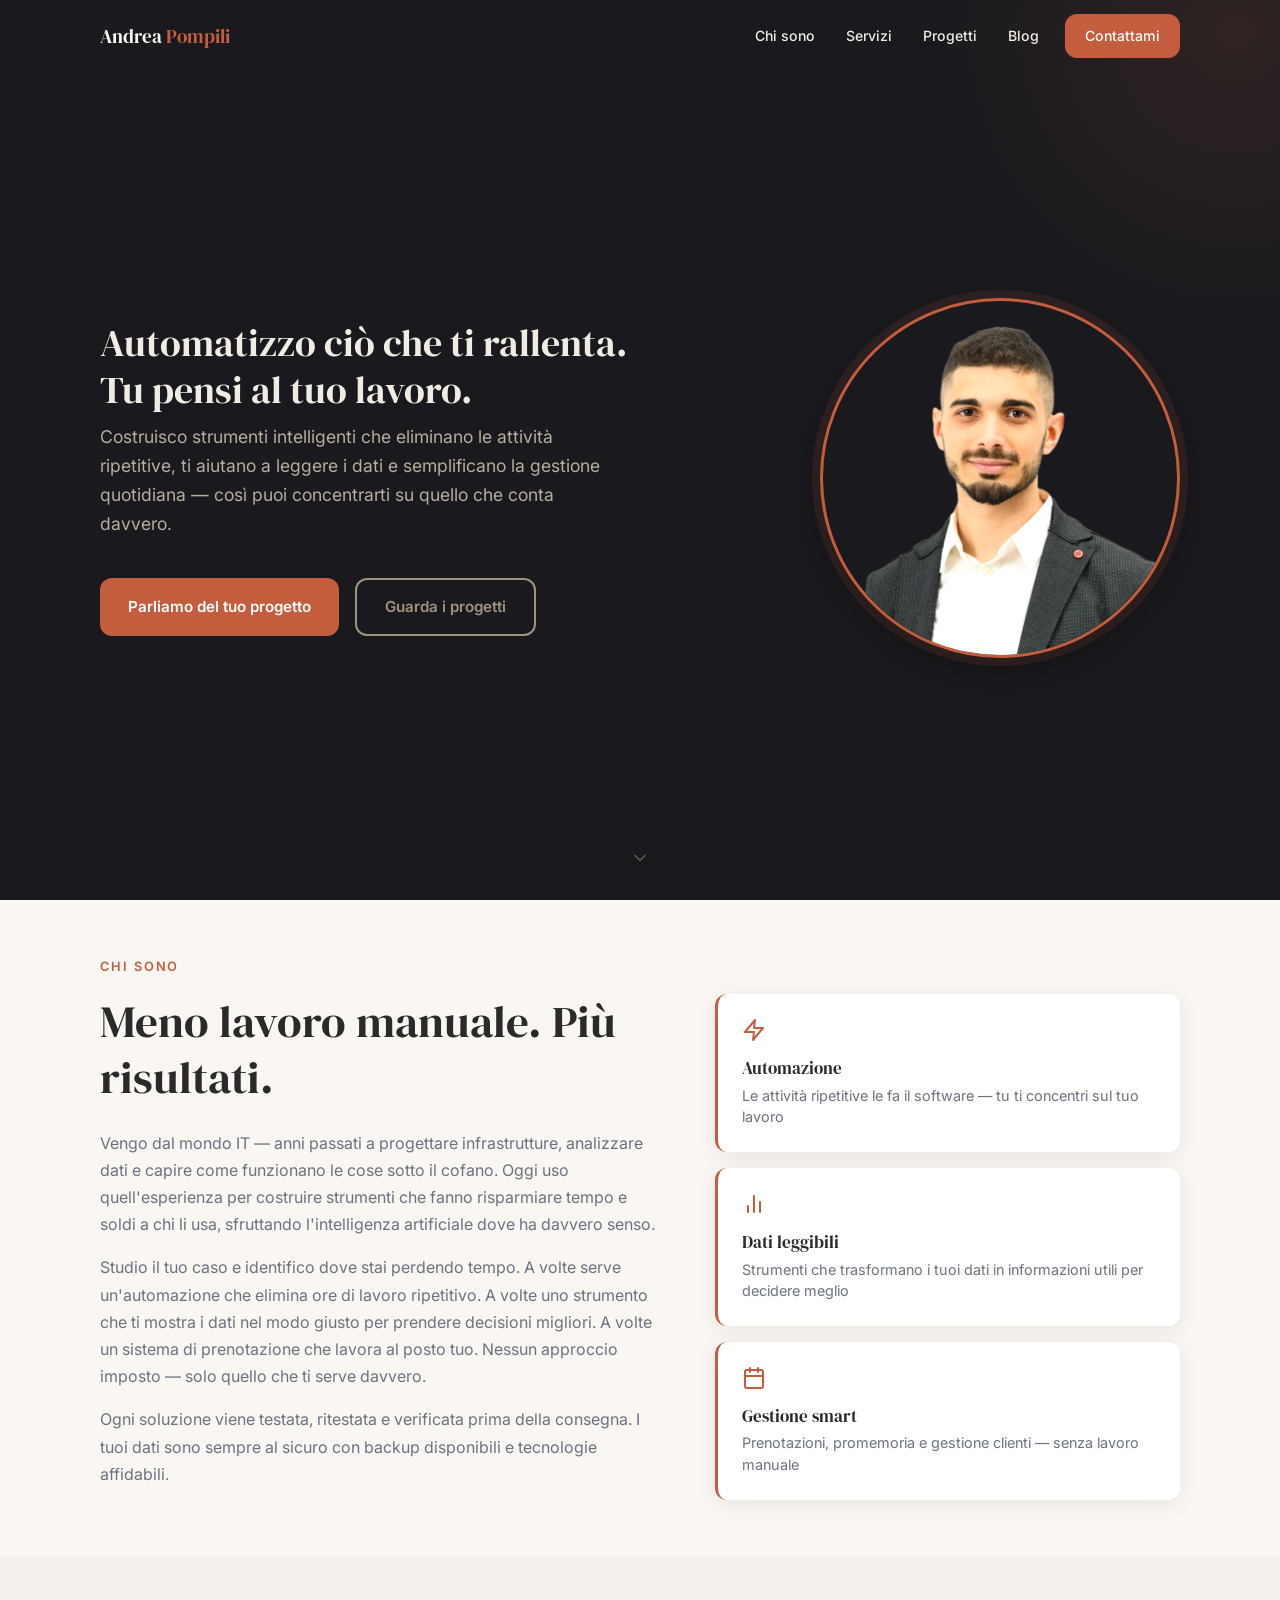
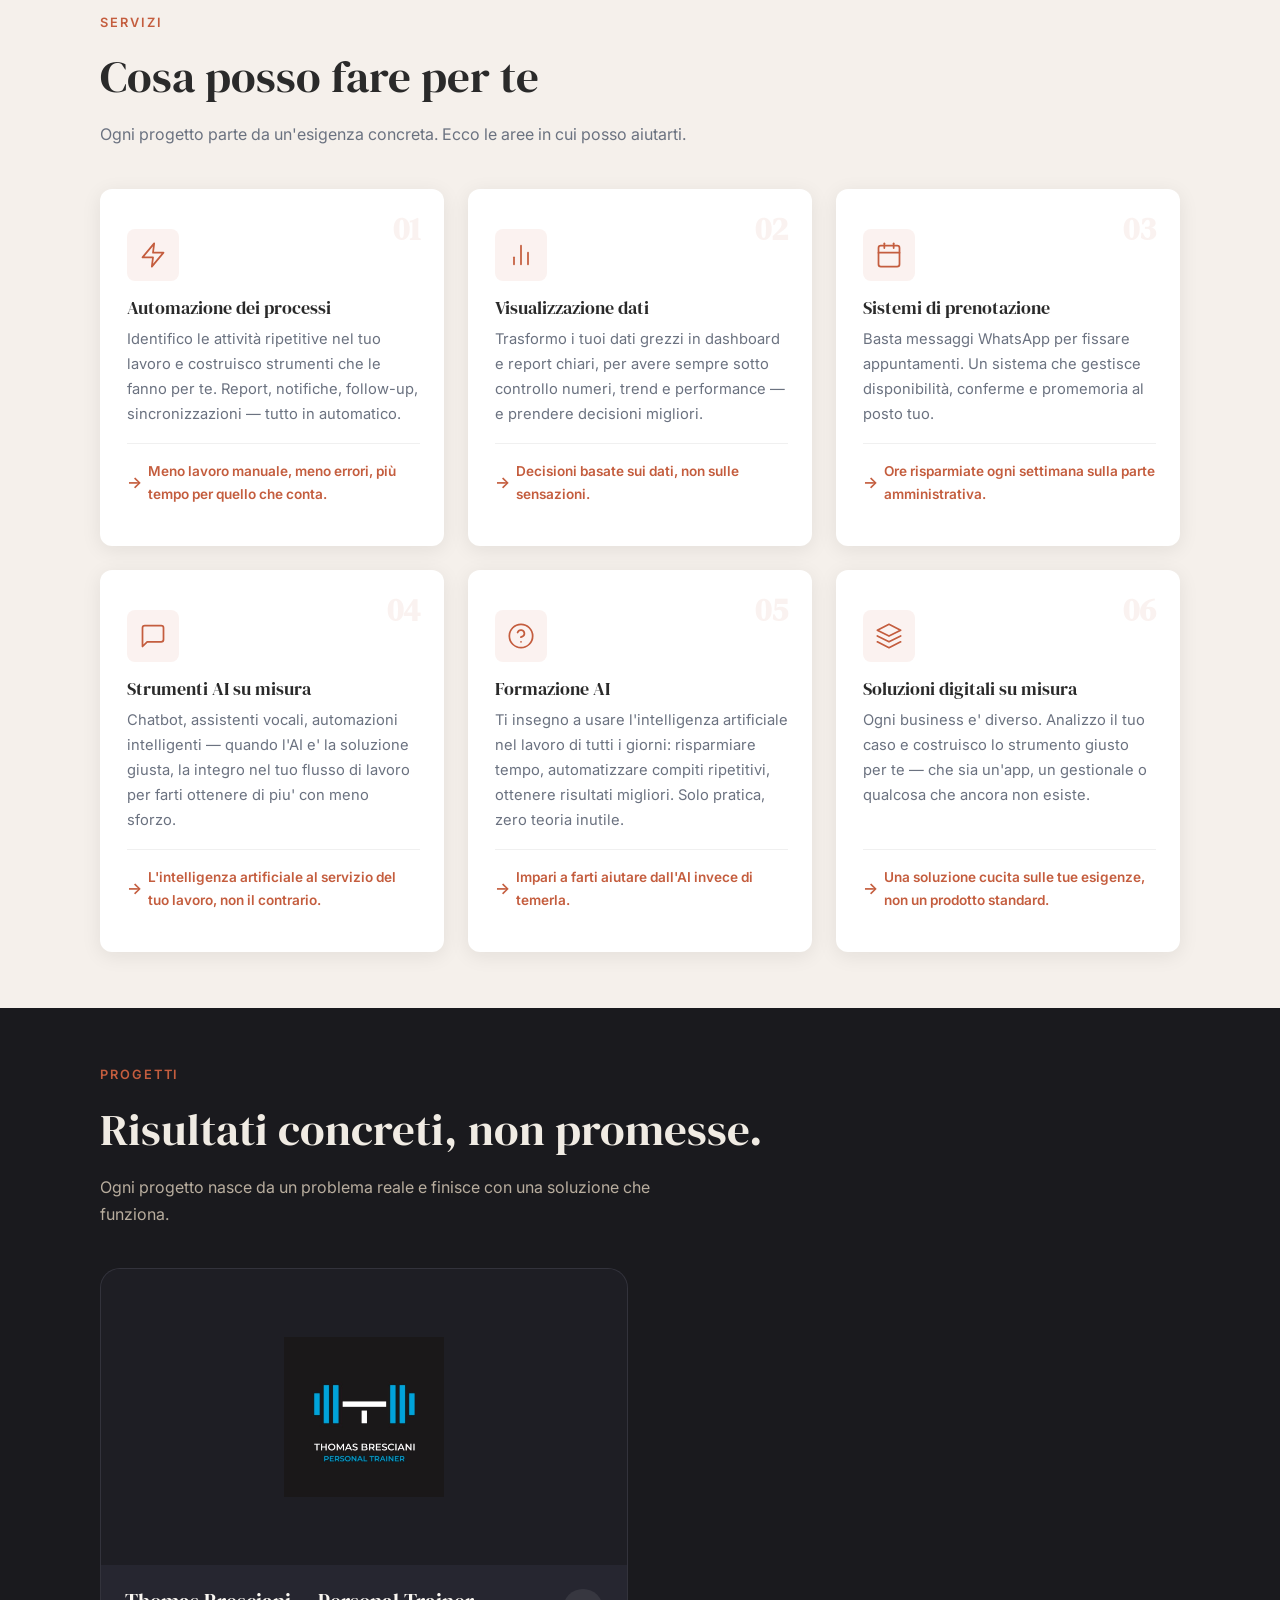
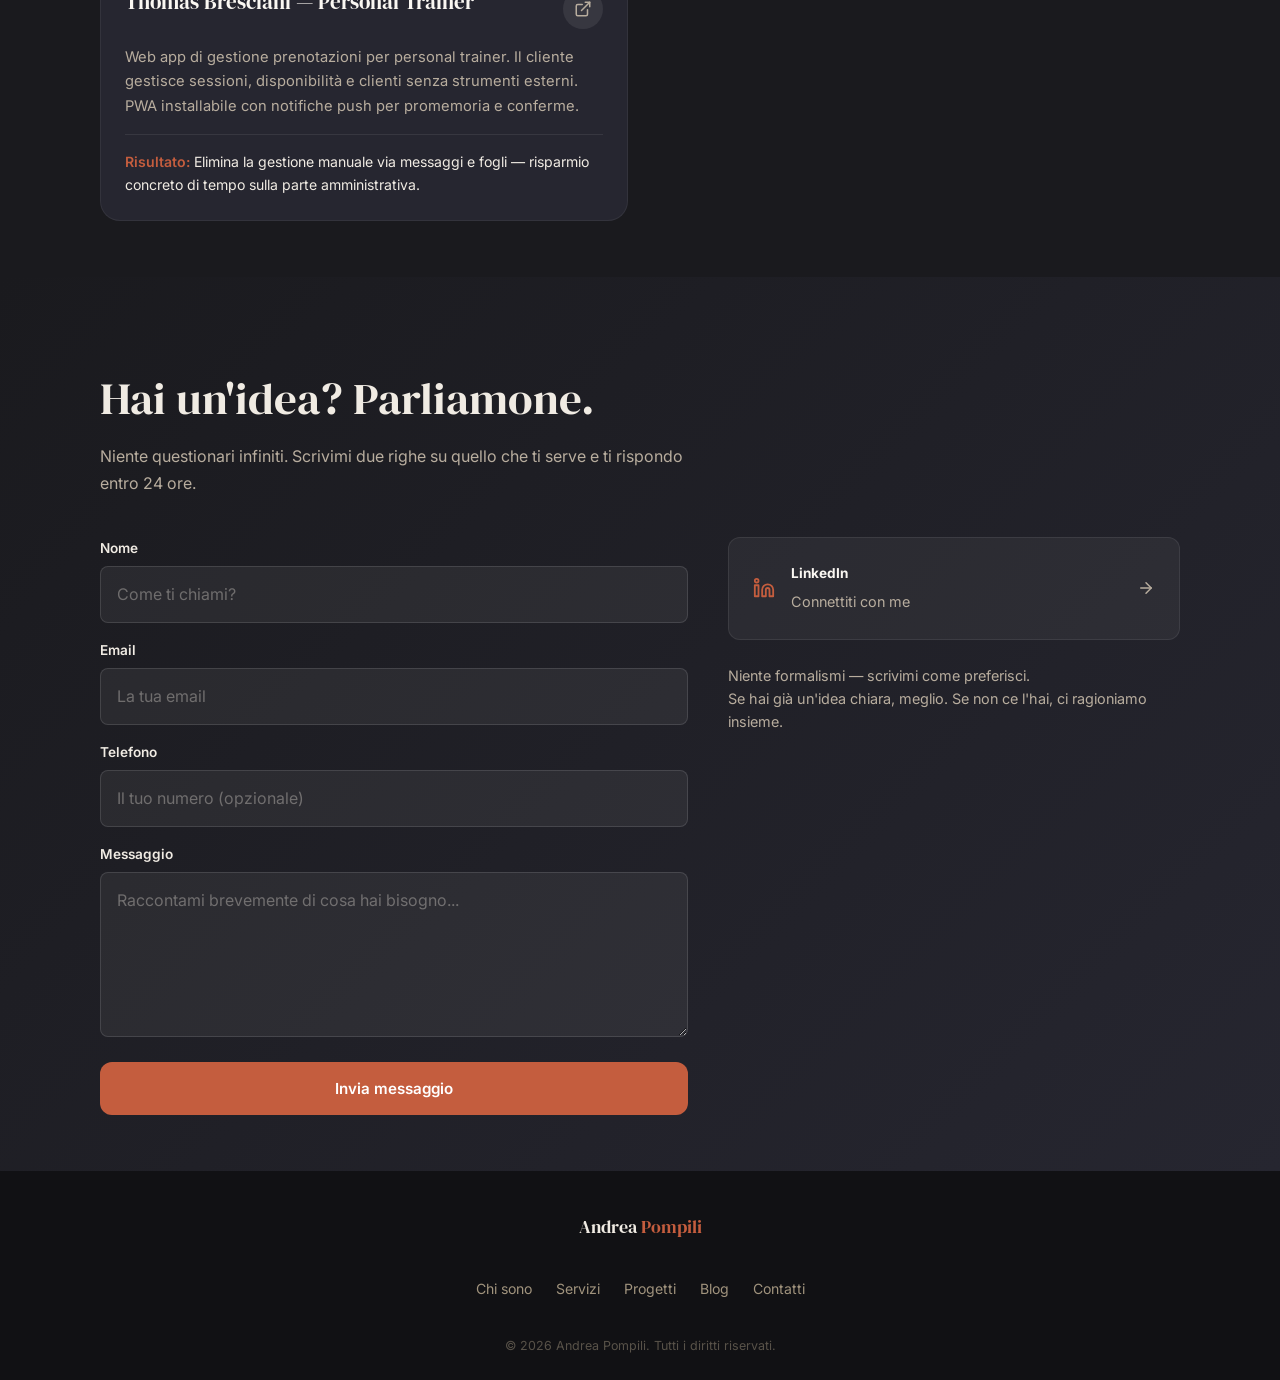
<file: index.html>
<!DOCTYPE html>
<html lang="it">
<head>
    <meta charset="UTF-8">
    <meta name="viewport" content="width=device-width, initial-scale=1.0">
    <title>Andrea Pompili — Strumenti intelligenti per lavorare meglio</title>
    <meta name="description" content="Aiuto professionisti e piccole imprese a eliminare il lavoro ripetitivo e prendere decisioni migliori. Automazioni, strumenti di visualizzazione dati, sistemi di prenotazione — costruiti con l'AI, pensati per dare risultati.">
    <meta property="og:title" content="Andrea Pompili — Strumenti intelligenti per lavorare meglio">
    <meta property="og:description" content="Automazioni, visualizzazione dati, prenotazioni e strumenti su misura per professionisti e imprese.">
    <meta property="og:type" content="website">
    <meta property="og:image" content="assets/img/andrea.webp">
    <meta name="theme-color" content="#1A1A1E">
    <link rel="preconnect" href="https://fonts.googleapis.com">
    <link rel="preconnect" href="https://fonts.gstatic.com" crossorigin>
    <link href="https://fonts.googleapis.com/css2?family=DM+Serif+Display&family=Inter:wght@400;500;600;700&display=swap" rel="stylesheet">
    <link rel="icon" type="image/png" href="assets/img/andrea-favicon.png">
    <link rel="stylesheet" href="assets/css/style.css">
</head>
<body>
    <a href="#main-content" class="skip-link">Vai al contenuto</a>

    <!-- ═══════════════════════════════════════════
         NAVIGAZIONE
    ═══════════════════════════════════════════ -->
    <header class="site-header" id="site-header">
        <nav class="nav container">
            <a href="#hero" class="nav__logo">Andrea <span>Pompili</span></a>
            <!-- Desktop nav (hidden on mobile via CSS) -->
            <ul class="nav__desktop" id="nav-desktop">
                <li><a href="#chi-sono">Chi sono</a></li>
                <li><a href="#servizi">Servizi</a></li>
                <li><a href="#progetti">Progetti</a></li>
                <li><a href="blog/">Blog</a></li>
                <li><a href="#contatti" class="nav__cta">Contattami</a></li>
            </ul>
            <button class="nav__toggle" id="nav-toggle" aria-label="Apri menu" aria-expanded="false">
                <svg width="28" height="28" viewBox="0 0 24 24" fill="none" stroke="currentColor" stroke-width="2" stroke-linecap="round" stroke-linejoin="round">
                    <line x1="3" y1="6" x2="21" y2="6"></line>
                    <line x1="3" y1="12" x2="21" y2="12"></line>
                    <line x1="3" y1="18" x2="21" y2="18"></line>
                </svg>
            </button>
        </nav>
    </header>

    <!-- Mobile overlay nav — fuori dal header per evitare stacking context issues -->
    <div class="mobile-nav" id="mobile-nav" aria-hidden="true">
        <button class="mobile-nav__close" id="mobile-nav-close" aria-label="Chiudi menu">
            <svg width="28" height="28" viewBox="0 0 24 24" fill="none" stroke="currentColor" stroke-width="2" stroke-linecap="round" stroke-linejoin="round">
                <line x1="18" y1="6" x2="6" y2="18"></line>
                <line x1="6" y1="6" x2="18" y2="18"></line>
            </svg>
        </button>
        <nav class="mobile-nav__inner">
            <a href="#chi-sono">Chi sono</a>
            <a href="#servizi">Servizi</a>
            <a href="#progetti">Progetti</a>
            <a href="blog/">Blog</a>
            <a href="#contatti" class="mobile-nav__cta">Contattami</a>
        </nav>
    </div>

    <main id="main-content">

        <!-- ═══════════════════════════════════════════
             HERO
        ═══════════════════════════════════════════ -->
        <section class="hero" id="hero">
            <div class="hero__inner container">
                <div class="hero__text">
                    <h1 class="hero__title">Automatizzo ciò che ti rallenta.<br> Tu pensi al tuo lavoro.</h1>
                    <p class="hero__subtitle">Costruisco strumenti intelligenti che eliminano le attività ripetitive, ti aiutano a leggere i dati e semplificano la gestione quotidiana — così puoi concentrarti su quello che conta davvero.</p>
                    <div class="hero__actions">
                        <a href="#contatti" class="btn btn--primary">Parliamo del tuo progetto</a>
                        <a href="#progetti" class="btn btn--outline">Guarda i progetti</a>
                    </div>
                </div>
                <div class="hero__image">
                    <div class="hero__photo-frame">
                        <img src="assets/img/andrea.webp" alt="Andrea Pompili" loading="eager">
                    </div>
                </div>
            </div>
            <div class="hero__scroll-hint" aria-hidden="true">
                <svg width="20" height="20" viewBox="0 0 24 24" fill="none" stroke="currentColor" stroke-width="2" stroke-linecap="round" stroke-linejoin="round">
                    <polyline points="6 9 12 15 18 9"></polyline>
                </svg>
            </div>
        </section>

        <!-- ═══════════════════════════════════════════
             CHI SONO
        ═══════════════════════════════════════════ -->
        <section class="section section--cream" id="chi-sono">
            <div class="container">
                <div class="section__label reveal">Chi sono</div>
                <div class="about">
                    <div class="about__text reveal">
                        <h2>Meno lavoro manuale. Più risultati.</h2>
                        <p>Vengo dal mondo IT — anni passati a progettare infrastrutture, analizzare dati e capire come funzionano le cose sotto il cofano. Oggi uso quell'esperienza per costruire strumenti che fanno risparmiare tempo e soldi a chi li usa, sfruttando l'intelligenza artificiale dove ha davvero senso.</p>
                        <p>Studio il tuo caso e identifico dove stai perdendo tempo. A volte serve un'automazione che elimina ore di lavoro ripetitivo. A volte uno strumento che ti mostra i dati nel modo giusto per prendere decisioni migliori. A volte un sistema di prenotazione che lavora al posto tuo. Nessun approccio imposto — solo quello che ti serve davvero.</p>
                        <p>Ogni soluzione viene testata, ritestata e verificata prima della consegna. I tuoi dati sono sempre al sicuro con backup disponibili e tecnologie affidabili.</p>
                    </div>
                    <div class="about__highlights reveal">
                        <div class="highlight-card">
                            <svg width="24" height="24" viewBox="0 0 24 24" fill="none" stroke="currentColor" stroke-width="2" stroke-linecap="round" stroke-linejoin="round"><polygon points="13 2 3 14 12 14 11 22 21 10 12 10 13 2"></polygon></svg>
                            <h3>Automazione</h3>
                            <p>Le attività ripetitive le fa il software — tu ti concentri sul tuo lavoro</p>
                        </div>
                        <div class="highlight-card">
                            <svg width="24" height="24" viewBox="0 0 24 24" fill="none" stroke="currentColor" stroke-width="2" stroke-linecap="round" stroke-linejoin="round"><line x1="18" y1="20" x2="18" y2="10"></line><line x1="12" y1="20" x2="12" y2="4"></line><line x1="6" y1="20" x2="6" y2="14"></line></svg>
                            <h3>Dati leggibili</h3>
                            <p>Strumenti che trasformano i tuoi dati in informazioni utili per decidere meglio</p>
                        </div>
                        <div class="highlight-card">
                            <svg width="24" height="24" viewBox="0 0 24 24" fill="none" stroke="currentColor" stroke-width="2" stroke-linecap="round" stroke-linejoin="round"><rect x="3" y="4" width="18" height="18" rx="2" ry="2"></rect><line x1="16" y1="2" x2="16" y2="6"></line><line x1="8" y1="2" x2="8" y2="6"></line><line x1="3" y1="10" x2="21" y2="10"></line></svg>
                            <h3>Gestione smart</h3>
                            <p>Prenotazioni, promemoria e gestione clienti — senza lavoro manuale</p>
                        </div>
                    </div>
                </div>
            </div>
        </section>

        <!-- ═══════════════════════════════════════════
             SERVIZI
        ═══════════════════════════════════════════ -->
        <section class="section section--light" id="servizi">
            <div class="container">
                <div class="section__label reveal">Servizi</div>
                <h2 class="section__title reveal">Cosa posso fare per te</h2>
                <p class="section__desc reveal">Ogni progetto parte da un'esigenza concreta. Ecco le aree in cui posso aiutarti.</p>
                <div class="services-grid">

                    <div class="service-card reveal">
                        <span class="service-card__number">01</span>
                        <div class="service-card__icon">
                            <svg width="28" height="28" viewBox="0 0 24 24" fill="none" stroke="currentColor" stroke-width="1.5" stroke-linecap="round" stroke-linejoin="round"><polygon points="13 2 3 14 12 14 11 22 21 10 12 10 13 2"></polygon></svg>
                        </div>
                        <h3>Automazione dei processi</h3>
                        <p>Identifico le attività ripetitive nel tuo lavoro e costruisco strumenti che le fanno per te. Report, notifiche, follow-up, sincronizzazioni — tutto in automatico.</p>
                        <span class="service-card__benefit">Meno lavoro manuale, meno errori, più tempo per quello che conta.</span>
                    </div>

                    <div class="service-card reveal">
                        <span class="service-card__number">02</span>
                        <div class="service-card__icon">
                            <svg width="28" height="28" viewBox="0 0 24 24" fill="none" stroke="currentColor" stroke-width="1.5" stroke-linecap="round" stroke-linejoin="round"><line x1="18" y1="20" x2="18" y2="10"></line><line x1="12" y1="20" x2="12" y2="4"></line><line x1="6" y1="20" x2="6" y2="14"></line></svg>
                        </div>
                        <h3>Visualizzazione dati</h3>
                        <p>Trasformo i tuoi dati grezzi in dashboard e report chiari, per avere sempre sotto controllo numeri, trend e performance — e prendere decisioni migliori.</p>
                        <span class="service-card__benefit">Decisioni basate sui dati, non sulle sensazioni.</span>
                    </div>

                    <div class="service-card reveal">
                        <span class="service-card__number">03</span>
                        <div class="service-card__icon">
                            <svg width="28" height="28" viewBox="0 0 24 24" fill="none" stroke="currentColor" stroke-width="1.5" stroke-linecap="round" stroke-linejoin="round"><rect x="3" y="4" width="18" height="18" rx="2" ry="2"></rect><line x1="16" y1="2" x2="16" y2="6"></line><line x1="8" y1="2" x2="8" y2="6"></line><line x1="3" y1="10" x2="21" y2="10"></line></svg>
                        </div>
                        <h3>Sistemi di prenotazione</h3>
                        <p>Basta messaggi WhatsApp per fissare appuntamenti. Un sistema che gestisce disponibilità, conferme e promemoria al posto tuo.</p>
                        <span class="service-card__benefit">Ore risparmiate ogni settimana sulla parte amministrativa.</span>
                    </div>

                    <div class="service-card reveal">
                        <span class="service-card__number">04</span>
                        <div class="service-card__icon">
                            <svg width="28" height="28" viewBox="0 0 24 24" fill="none" stroke="currentColor" stroke-width="1.5" stroke-linecap="round" stroke-linejoin="round"><path d="M21 15a2 2 0 0 1-2 2H7l-4 4V5a2 2 0 0 1 2-2h14a2 2 0 0 1 2 2z"></path></svg>
                        </div>
                        <h3>Strumenti AI su misura</h3>
                        <p>Chatbot, assistenti vocali, automazioni intelligenti — quando l'AI e' la soluzione giusta, la integro nel tuo flusso di lavoro per farti ottenere di piu' con meno sforzo.</p>
                        <span class="service-card__benefit">L'intelligenza artificiale al servizio del tuo lavoro, non il contrario.</span>
                    </div>

                    <div class="service-card reveal">
                        <span class="service-card__number">05</span>
                        <div class="service-card__icon">
                            <svg width="28" height="28" viewBox="0 0 24 24" fill="none" stroke="currentColor" stroke-width="1.5" stroke-linecap="round" stroke-linejoin="round"><circle cx="12" cy="12" r="10"></circle><path d="M9.09 9a3 3 0 0 1 5.83 1c0 2-3 3-3 3"></path><line x1="12" y1="17" x2="12.01" y2="17"></line></svg>
                        </div>
                        <h3>Formazione AI</h3>
                        <p>Ti insegno a usare l'intelligenza artificiale nel lavoro di tutti i giorni: risparmiare tempo, automatizzare compiti ripetitivi, ottenere risultati migliori. Solo pratica, zero teoria inutile.</p>
                        <span class="service-card__benefit">Impari a farti aiutare dall'AI invece di temerla.</span>
                    </div>

                    <div class="service-card reveal">
                        <span class="service-card__number">06</span>
                        <div class="service-card__icon">
                            <svg width="28" height="28" viewBox="0 0 24 24" fill="none" stroke="currentColor" stroke-width="1.5" stroke-linecap="round" stroke-linejoin="round"><path d="M12 2L2 7l10 5 10-5-10-5z"></path><path d="M2 17l10 5 10-5"></path><path d="M2 12l10 5 10-5"></path></svg>
                        </div>
                        <h3>Soluzioni digitali su misura</h3>
                        <p>Ogni business e' diverso. Analizzo il tuo caso e costruisco lo strumento giusto per te — che sia un'app, un gestionale o qualcosa che ancora non esiste.</p>
                        <span class="service-card__benefit">Una soluzione cucita sulle tue esigenze, non un prodotto standard.</span>
                    </div>

                </div>
            </div>
        </section>

        <!-- ═══════════════════════════════════════════
             PROGETTI
        ═══════════════════════════════════════════ -->
        <section class="section section--dark" id="progetti">
            <div class="container">
                <div class="section__label reveal">Progetti</div>
                <h2 class="section__title reveal">Risultati concreti, non promesse.</h2>
                <p class="section__desc reveal">Ogni progetto nasce da un problema reale e finisce con una soluzione che funziona.</p>
                <!-- Le card vengono generate da projects.js -->
                <div class="projects-grid" id="projects-grid"></div>
            </div>
        </section>


        <!-- ═══════════════════════════════════════════
             CONTATTI
        ═══════════════════════════════════════════ -->
        <section class="section section--accent" id="contatti">
            <div class="container">
                <div class="section__label reveal">Contatti</div>
                <h2 class="section__title reveal">Hai un'idea? Parliamone.</h2>
                <p class="section__desc reveal">Niente questionari infiniti. Scrivimi due righe su quello che ti serve e ti rispondo entro 24 ore.</p>
                <div class="contact-grid">
                    <form class="contact-form reveal" id="contact-form" action="https://api.web3forms.com/submit" method="POST">
                        <input type="hidden" name="access_key" value="e6c99299-6268-48d8-9937-2bb806e91eed">
                        <input type="hidden" name="subject" value="Nuovo messaggio dal sito andreapompili.it">
                        <input type="checkbox" name="botcheck" class="hidden" style="display: none;">
                        <div class="form-group">
                            <label for="contact-name">Nome</label>
                            <input type="text" id="contact-name" name="name" required autocomplete="name" placeholder="Come ti chiami?">
                        </div>
                        <div class="form-group">
                            <label for="contact-email">Email</label>
                            <input type="email" id="contact-email" name="email" required autocomplete="email" placeholder="La tua email">
                        </div>
                        <div class="form-group">
                            <label for="contact-phone">Telefono</label>
                            <input type="tel" id="contact-phone" name="phone" autocomplete="tel" placeholder="Il tuo numero (opzionale)">
                        </div>
                        <div class="form-group">
                            <label for="contact-message">Messaggio</label>
                            <textarea id="contact-message" name="message" rows="5" required placeholder="Raccontami brevemente di cosa hai bisogno..."></textarea>
                        </div>
                        <button type="submit" class="btn btn--primary btn--full">Invia messaggio</button>
                    </form>
                    <div class="contact-info reveal">
                        <a href="https://www.linkedin.com/in/andrepompili/" target="_blank" rel="noopener noreferrer" class="contact-info__card contact-info__card--link">
                            <svg width="22" height="22" viewBox="0 0 24 24" fill="none" stroke="currentColor" stroke-width="2" stroke-linecap="round" stroke-linejoin="round"><path d="M16 8a6 6 0 0 1 6 6v7h-4v-7a2 2 0 0 0-2-2 2 2 0 0 0-2 2v7h-4v-7a6 6 0 0 1 6-6z"></path><rect x="2" y="9" width="4" height="12"></rect><circle cx="4" cy="4" r="2"></circle></svg>
                            <div>
                                <strong>LinkedIn</strong>
                                <span>Connettiti con me</span>
                            </div>
                            <svg class="contact-info__arrow" width="18" height="18" viewBox="0 0 24 24" fill="none" stroke="currentColor" stroke-width="2" stroke-linecap="round" stroke-linejoin="round"><line x1="5" y1="12" x2="19" y2="12"></line><polyline points="12 5 19 12 12 19"></polyline></svg>
                        </a>
                        <p class="contact-info__note">Niente formalismi — scrivimi come preferisci.<br>Se hai già un'idea chiara, meglio. Se non ce l'hai, ci ragioniamo insieme.</p>
                    </div>
                </div>
            </div>
        </section>

    </main>

    <!-- ═══════════════════════════════════════════
         FOOTER
    ═══════════════════════════════════════════ -->
    <footer class="footer">
        <div class="container">
            <div class="footer__inner">
                <a href="#hero" class="footer__logo">Andrea <span>Pompili</span></a>
                <nav class="footer__nav" aria-label="Footer">
                    <a href="#chi-sono">Chi sono</a>
                    <a href="#servizi">Servizi</a>
                    <a href="#progetti">Progetti</a>
                    <a href="blog/">Blog</a>
                    <a href="#contatti">Contatti</a>
                </nav>
                <p class="footer__copy">&copy; 2026 Andrea Pompili. Tutti i diritti riservati.</p>
            </div>
        </div>
    </footer>

    <script src="assets/js/projects.js"></script>
    <script src="assets/js/blog.js"></script>
    <script src="assets/js/main.js"></script>
</body>
</html>
</file>
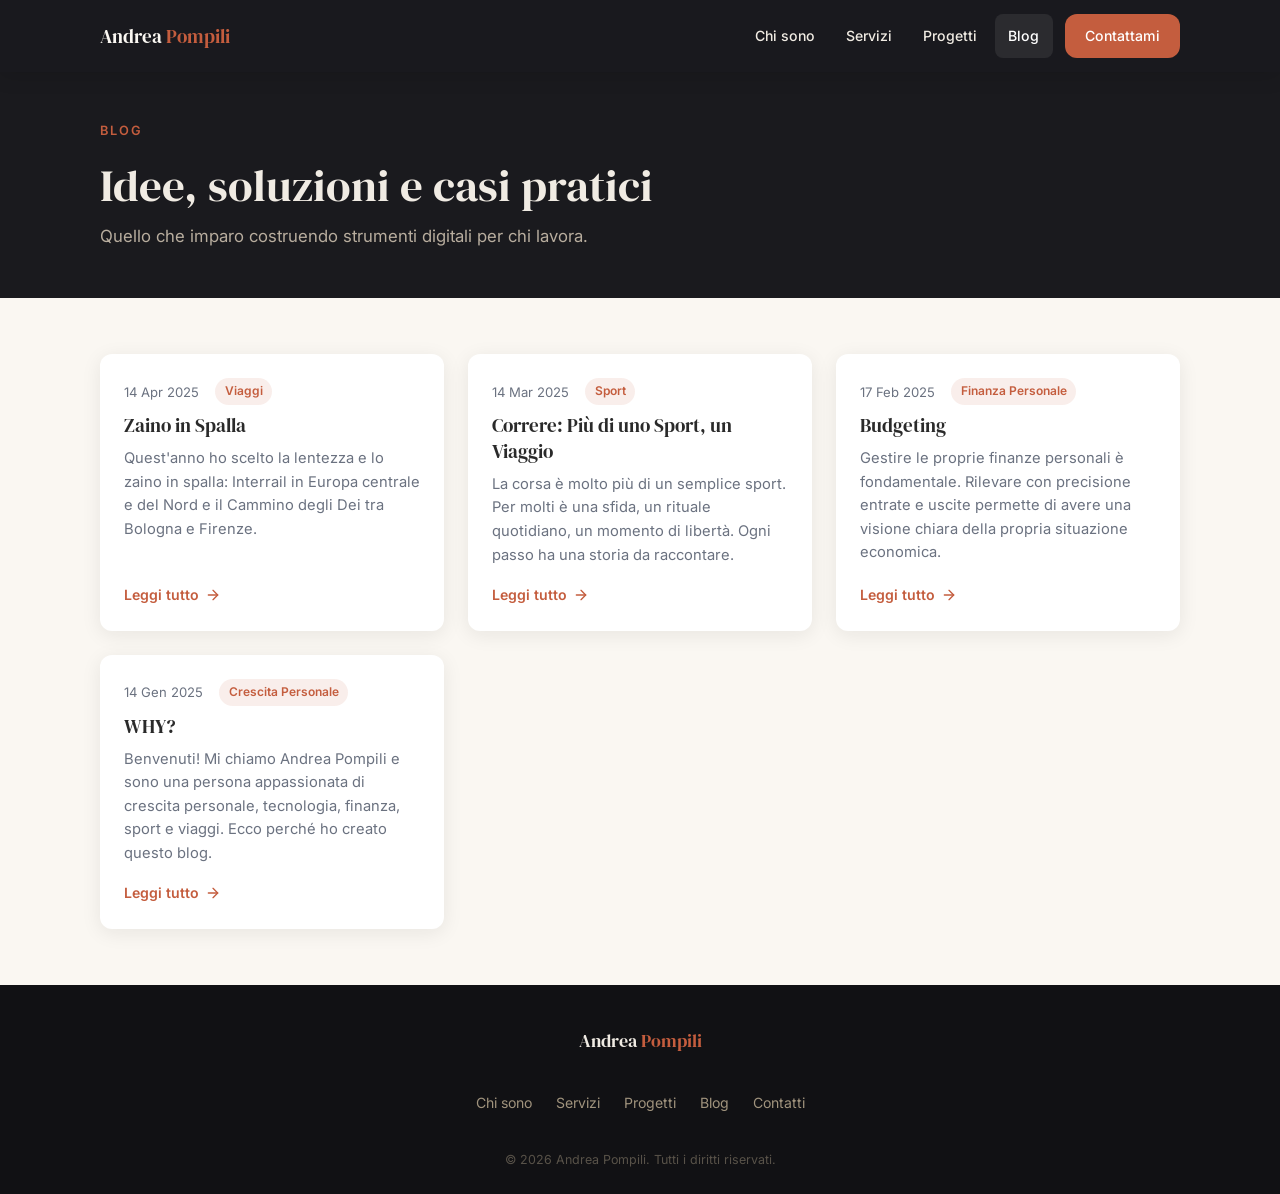
<file: blog/index.html>
<!DOCTYPE html>
<html lang="it">
<head>
    <meta charset="UTF-8">
    <meta name="viewport" content="width=device-width, initial-scale=1.0">
    <title>Blog — Andrea Pompili</title>
    <meta name="description" content="Articoli su sviluppo web, automazione, strumenti digitali e soluzioni pratiche per professionisti e piccole imprese.">
    <meta property="og:title" content="Blog — Andrea Pompili">
    <meta property="og:description" content="Articoli su sviluppo web, automazione e strumenti digitali.">
    <meta property="og:type" content="website">
    <meta name="theme-color" content="#1A1A1E">
    <link rel="preconnect" href="https://fonts.googleapis.com">
    <link rel="preconnect" href="https://fonts.gstatic.com" crossorigin>
    <link href="https://fonts.googleapis.com/css2?family=DM+Serif+Display&family=Inter:wght@400;500;600;700&display=swap" rel="stylesheet">
    <link rel="icon" type="image/png" href="../assets/img/andrea-favicon.png">
    <link rel="stylesheet" href="../assets/css/style.css">
    <link rel="stylesheet" href="../assets/css/blog.css">
</head>
<body>

    <header class="site-header scrolled" id="site-header">
        <nav class="nav container">
            <a href="../" class="nav__logo">Andrea <span>Pompili</span></a>
            <ul class="nav__desktop">
                <li><a href="../#chi-sono">Chi sono</a></li>
                <li><a href="../#servizi">Servizi</a></li>
                <li><a href="../#progetti">Progetti</a></li>
                <li><a href="./" class="is-active">Blog</a></li>
                <li><a href="../#contatti" class="nav__cta">Contattami</a></li>
            </ul>
            <button class="nav__toggle" id="nav-toggle" aria-label="Apri menu" aria-expanded="false">
                <svg width="28" height="28" viewBox="0 0 24 24" fill="none" stroke="currentColor" stroke-width="2" stroke-linecap="round" stroke-linejoin="round">
                    <line x1="3" y1="6" x2="21" y2="6"></line>
                    <line x1="3" y1="12" x2="21" y2="12"></line>
                    <line x1="3" y1="18" x2="21" y2="18"></line>
                </svg>
            </button>
        </nav>
    </header>

    <div class="mobile-nav" id="mobile-nav" aria-hidden="true">
        <button class="mobile-nav__close" id="mobile-nav-close" aria-label="Chiudi menu">
            <svg width="28" height="28" viewBox="0 0 24 24" fill="none" stroke="currentColor" stroke-width="2" stroke-linecap="round" stroke-linejoin="round">
                <line x1="18" y1="6" x2="6" y2="18"></line>
                <line x1="6" y1="6" x2="18" y2="18"></line>
            </svg>
        </button>
        <nav class="mobile-nav__inner">
            <a href="../#chi-sono">Chi sono</a>
            <a href="../#servizi">Servizi</a>
            <a href="../#progetti">Progetti</a>
            <a href="./">Blog</a>
            <a href="../#contatti" class="mobile-nav__cta">Contattami</a>
        </nav>
    </div>

    <main class="blog-page">

        <section class="blog-hero">
            <div class="container">
                <div class="section__label">Blog</div>
                <h1>Idee, soluzioni e casi pratici</h1>
                <p class="blog-hero__desc">Quello che imparo costruendo strumenti digitali per chi lavora.</p>
            </div>
        </section>

        <section class="section section--cream">
            <div class="container">
                <div class="blog-grid" id="blog-grid"></div>
            </div>
        </section>

    </main>

    <footer class="footer">
        <div class="container">
            <div class="footer__inner">
                <a href="../" class="footer__logo">Andrea <span>Pompili</span></a>
                <nav class="footer__nav" aria-label="Footer">
                    <a href="../#chi-sono">Chi sono</a>
                    <a href="../#servizi">Servizi</a>
                    <a href="../#progetti">Progetti</a>
                    <a href="./">Blog</a>
                    <a href="../#contatti">Contatti</a>
                </nav>
                <p class="footer__copy">&copy; 2026 Andrea Pompili. Tutti i diritti riservati.</p>
            </div>
        </div>
    </footer>

    <script src="../assets/js/blog.js"></script>
    <script src="../assets/js/nav.js"></script>
</body>
</html>
</file>
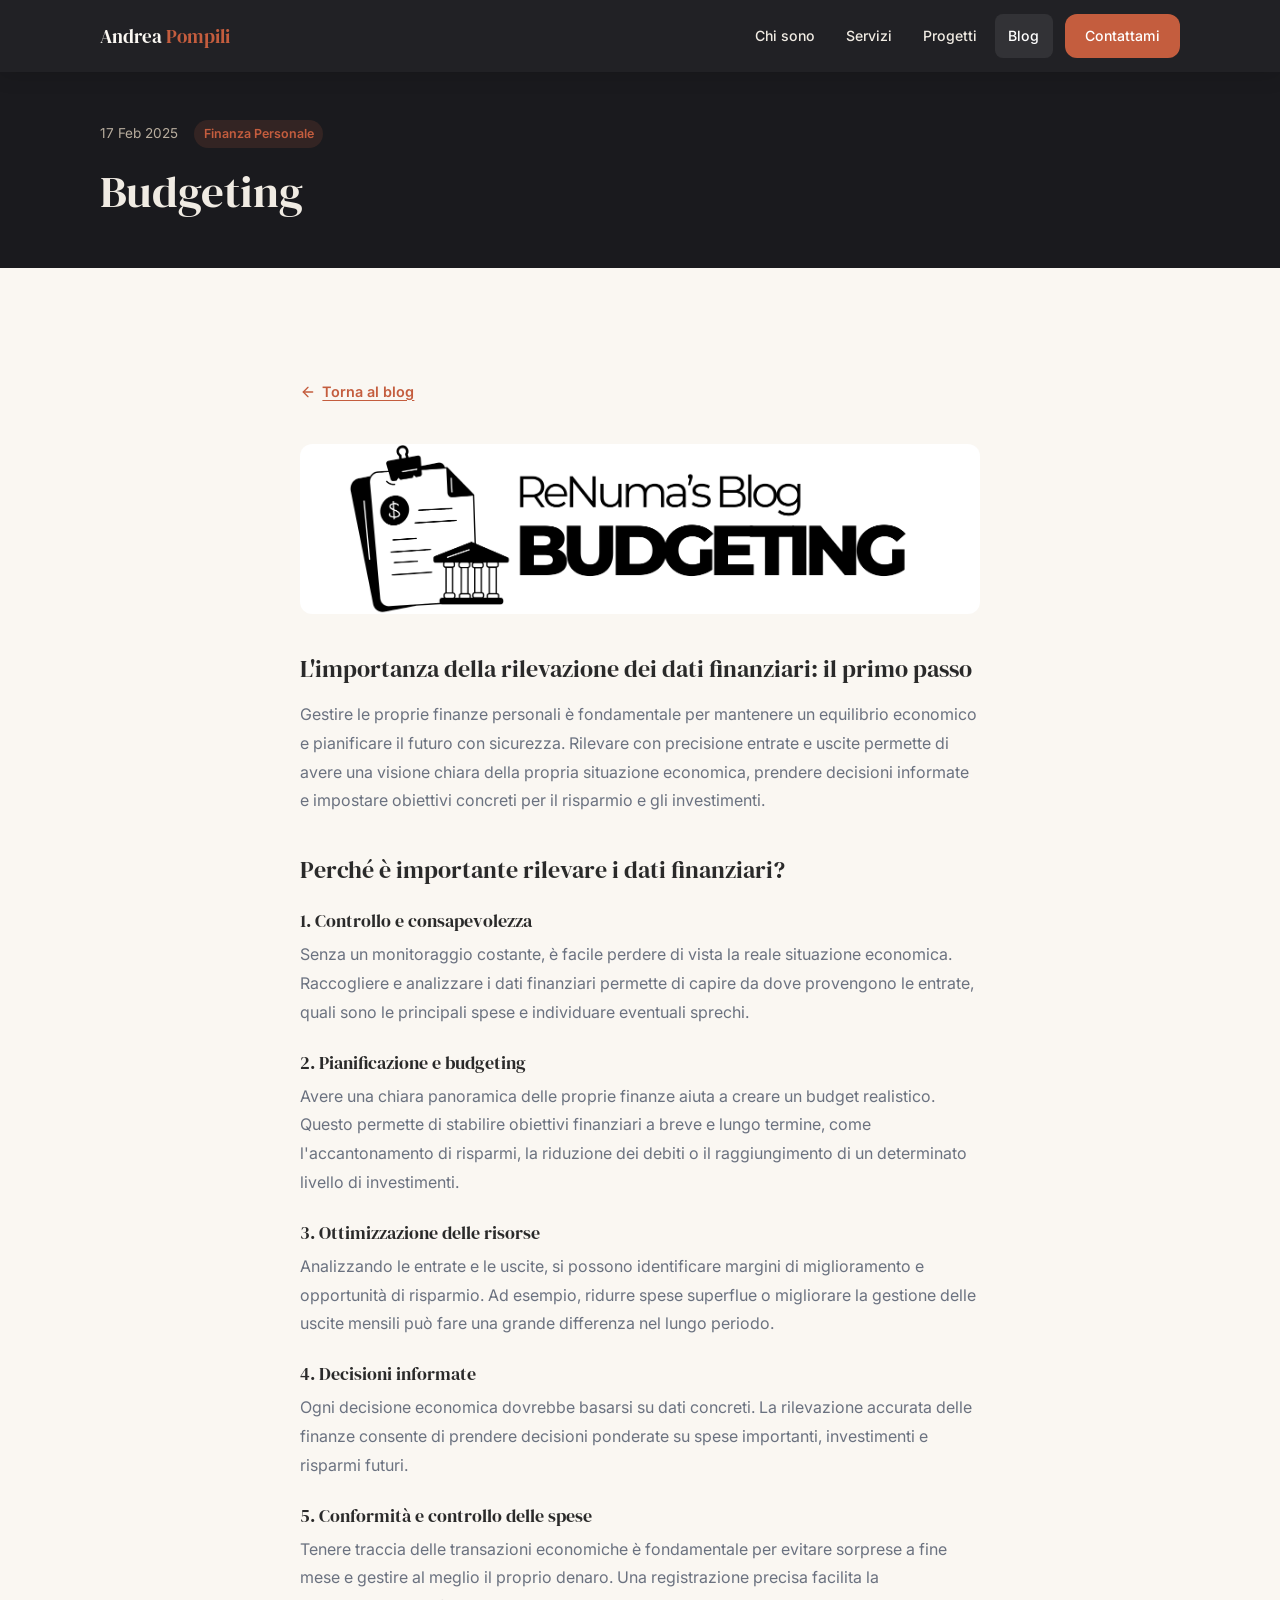
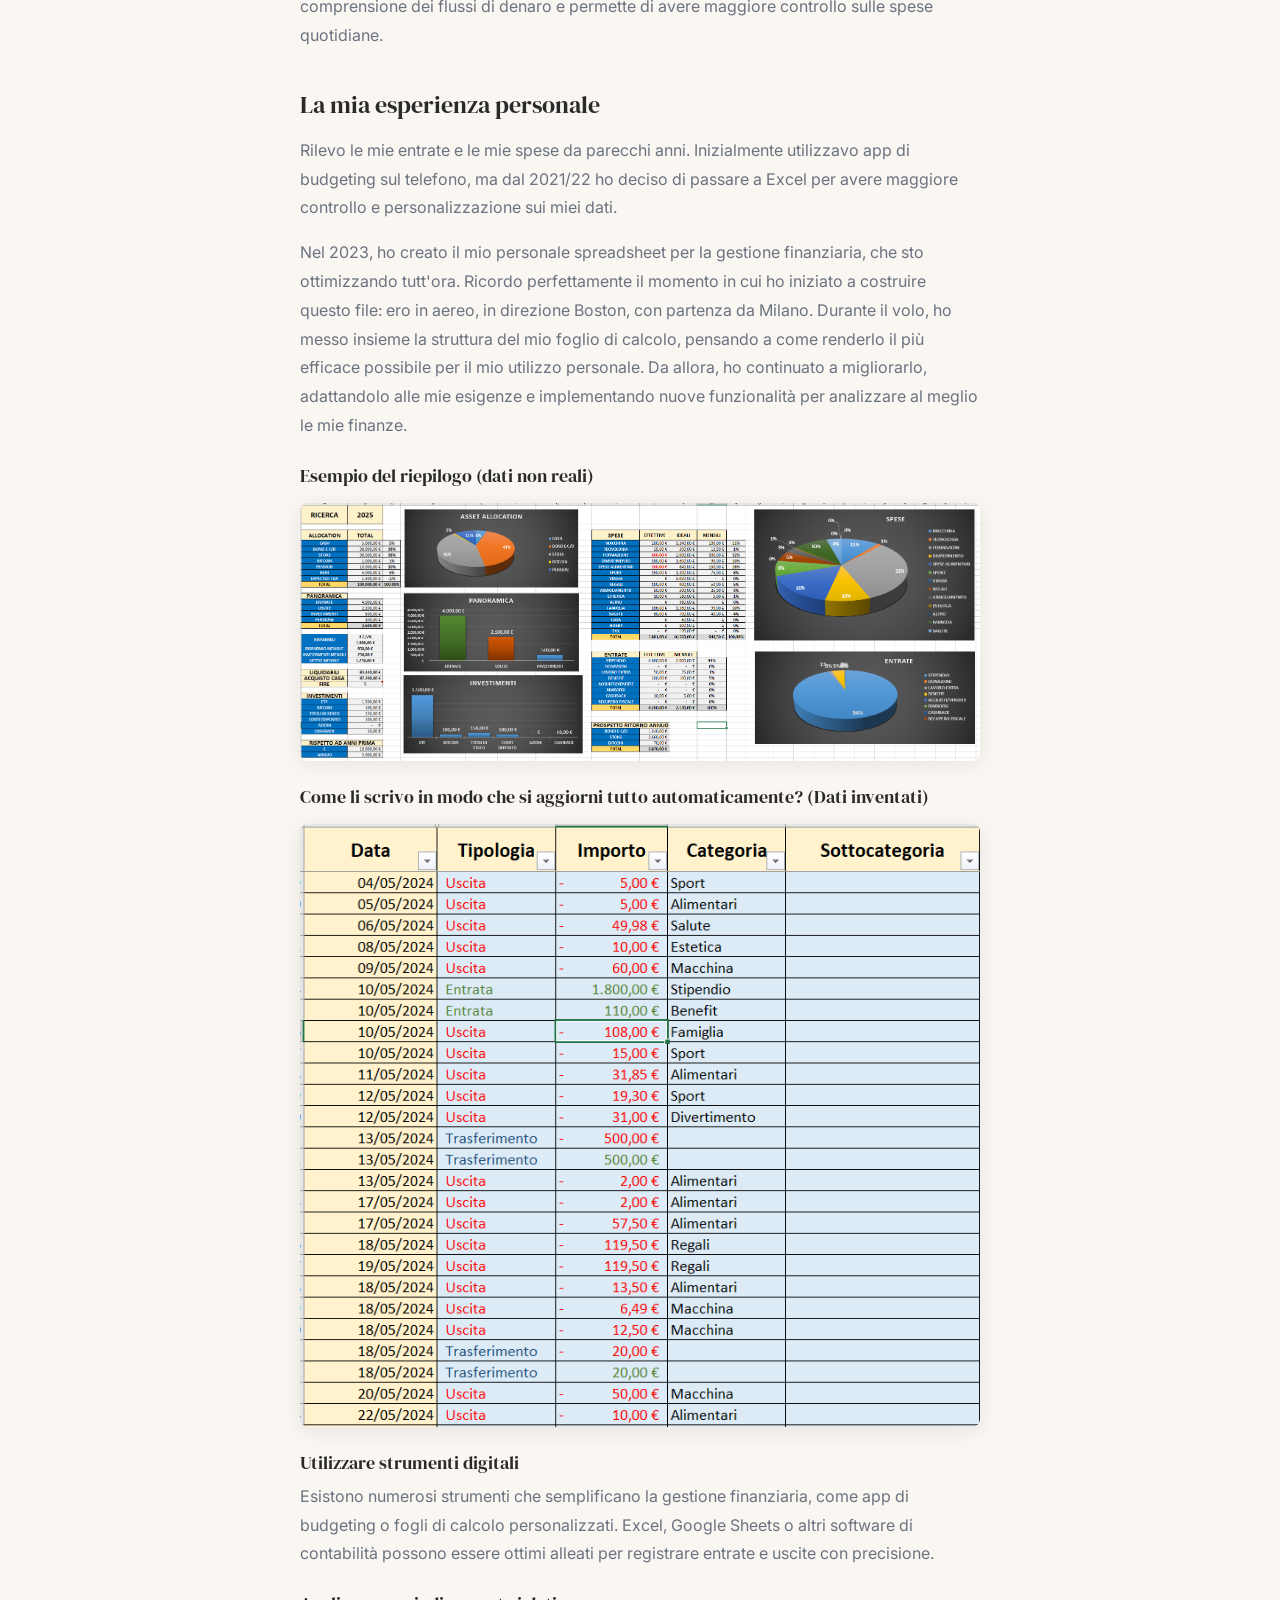
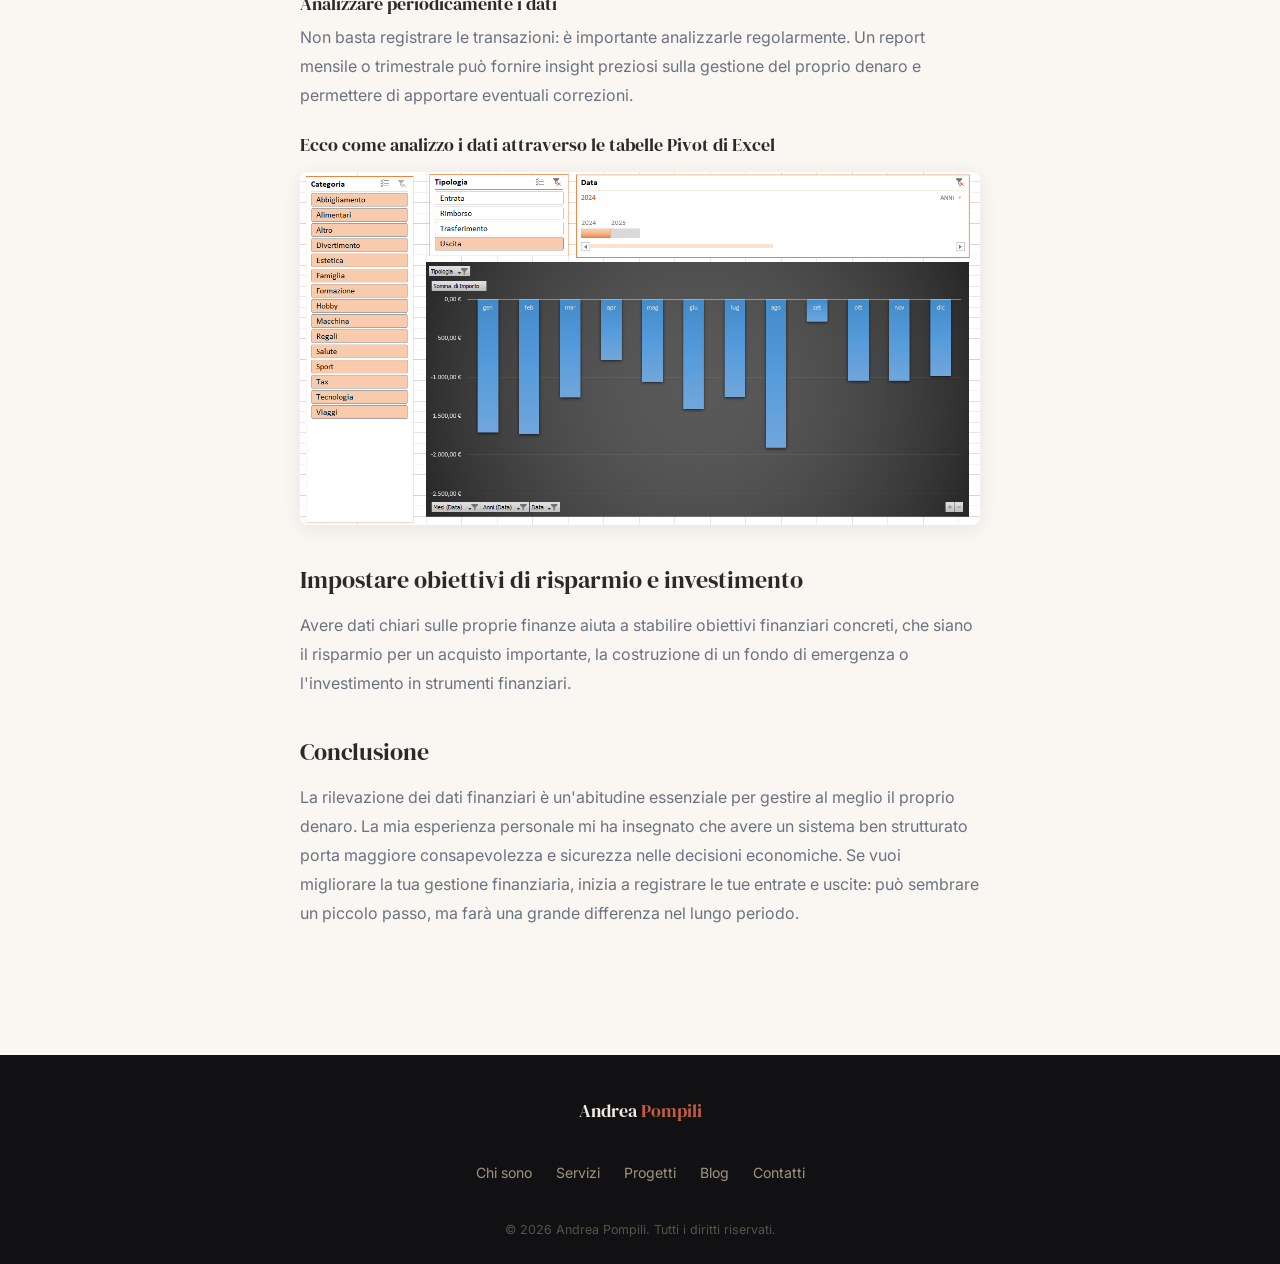
<file: blog/articles/budgeting.html>
<!DOCTYPE html>
<html lang="it">
<head>
    <meta charset="UTF-8">
    <meta name="viewport" content="width=device-width, initial-scale=1.0">
    <title>Budgeting — Andrea Pompili</title>
    <meta name="description" content="L'importanza della rilevazione dei dati finanziari: il primo passo per gestire le proprie finanze personali con consapevolezza.">
    <meta property="og:title" content="Budgeting">
    <meta property="og:description" content="L'importanza della rilevazione dei dati finanziari: il primo passo per gestire le proprie finanze personali.">
    <meta property="og:type" content="article">
    <meta name="theme-color" content="#1A1A1E">
    <link rel="preconnect" href="https://fonts.googleapis.com">
    <link rel="preconnect" href="https://fonts.gstatic.com" crossorigin>
    <link href="https://fonts.googleapis.com/css2?family=DM+Serif+Display&family=Inter:wght@400;500;600;700&display=swap" rel="stylesheet">
    <link rel="icon" type="image/png" href="../../assets/img/andrea-favicon.png">
    <link rel="stylesheet" href="../../assets/css/style.css">
    <link rel="stylesheet" href="../../assets/css/blog.css">
</head>
<body class="article-page">

    <header class="site-header scrolled" id="site-header">
        <nav class="nav container">
            <a href="../../" class="nav__logo">Andrea <span>Pompili</span></a>
            <ul class="nav__desktop">
                <li><a href="../../#chi-sono">Chi sono</a></li>
                <li><a href="../../#servizi">Servizi</a></li>
                <li><a href="../../#progetti">Progetti</a></li>
                <li><a href="../" class="is-active">Blog</a></li>
                <li><a href="../../#contatti" class="nav__cta">Contattami</a></li>
            </ul>
            <button class="nav__toggle" id="nav-toggle" aria-label="Apri menu" aria-expanded="false">
                <svg width="28" height="28" viewBox="0 0 24 24" fill="none" stroke="currentColor" stroke-width="2" stroke-linecap="round" stroke-linejoin="round">
                    <line x1="3" y1="6" x2="21" y2="6"></line>
                    <line x1="3" y1="12" x2="21" y2="12"></line>
                    <line x1="3" y1="18" x2="21" y2="18"></line>
                </svg>
            </button>
        </nav>
    </header>

    <div class="mobile-nav" id="mobile-nav" aria-hidden="true">
        <button class="mobile-nav__close" id="mobile-nav-close" aria-label="Chiudi menu">
            <svg width="28" height="28" viewBox="0 0 24 24" fill="none" stroke="currentColor" stroke-width="2" stroke-linecap="round" stroke-linejoin="round">
                <line x1="18" y1="6" x2="6" y2="18"></line>
                <line x1="6" y1="6" x2="18" y2="18"></line>
            </svg>
        </button>
        <nav class="mobile-nav__inner">
            <a href="../../#chi-sono">Chi sono</a>
            <a href="../../#servizi">Servizi</a>
            <a href="../../#progetti">Progetti</a>
            <a href="../">Blog</a>
            <a href="../../#contatti" class="mobile-nav__cta">Contattami</a>
        </nav>
    </div>

    <main>

        <div class="article-header">
            <div class="container">
                <div class="article-header__meta">
                    <time datetime="2025-02-17">17 Feb 2025</time>
                    <span class="article-header__cat">Finanza Personale</span>
                </div>
                <h1>Budgeting</h1>
            </div>
        </div>

        <article class="section section--cream">
            <div class="container">
                <div class="article-body">

                    <a href="../" class="article-back">
                        <svg width="16" height="16" viewBox="0 0 24 24" fill="none" stroke="currentColor" stroke-width="2" stroke-linecap="round" stroke-linejoin="round"><line x1="19" y1="12" x2="5" y2="12"></line><polyline points="12 19 5 12 12 5"></polyline></svg>
                        Torna al blog
                    </a>

                    <img src="../../assets/img/blog/02-BUDGETING-header.png" alt="Budgeting - Copertina" class="article-cover">

                    <h2>L'importanza della rilevazione dei dati finanziari: il primo passo</h2>
                    <p>Gestire le proprie finanze personali è fondamentale per mantenere un equilibrio economico e pianificare il futuro con sicurezza. Rilevare con precisione entrate e uscite permette di avere una visione chiara della propria situazione economica, prendere decisioni informate e impostare obiettivi concreti per il risparmio e gli investimenti.</p>

                    <h2>Perché è importante rilevare i dati finanziari?</h2>

                    <h3>1. Controllo e consapevolezza</h3>
                    <p>Senza un monitoraggio costante, è facile perdere di vista la reale situazione economica. Raccogliere e analizzare i dati finanziari permette di capire da dove provengono le entrate, quali sono le principali spese e individuare eventuali sprechi.</p>

                    <h3>2. Pianificazione e budgeting</h3>
                    <p>Avere una chiara panoramica delle proprie finanze aiuta a creare un budget realistico. Questo permette di stabilire obiettivi finanziari a breve e lungo termine, come l'accantonamento di risparmi, la riduzione dei debiti o il raggiungimento di un determinato livello di investimenti.</p>

                    <h3>3. Ottimizzazione delle risorse</h3>
                    <p>Analizzando le entrate e le uscite, si possono identificare margini di miglioramento e opportunità di risparmio. Ad esempio, ridurre spese superflue o migliorare la gestione delle uscite mensili può fare una grande differenza nel lungo periodo.</p>

                    <h3>4. Decisioni informate</h3>
                    <p>Ogni decisione economica dovrebbe basarsi su dati concreti. La rilevazione accurata delle finanze consente di prendere decisioni ponderate su spese importanti, investimenti e risparmi futuri.</p>

                    <h3>5. Conformità e controllo delle spese</h3>
                    <p>Tenere traccia delle transazioni economiche è fondamentale per evitare sorprese a fine mese e gestire al meglio il proprio denaro. Una registrazione precisa facilita la comprensione dei flussi di denaro e permette di avere maggiore controllo sulle spese quotidiane.</p>

                    <h2>La mia esperienza personale</h2>
                    <p>Rilevo le mie entrate e le mie spese da parecchi anni. Inizialmente utilizzavo app di budgeting sul telefono, ma dal 2021/22 ho deciso di passare a Excel per avere maggiore controllo e personalizzazione sui miei dati.</p>
                    <p>Nel 2023, ho creato il mio personale spreadsheet per la gestione finanziaria, che sto ottimizzando tutt'ora. Ricordo perfettamente il momento in cui ho iniziato a costruire questo file: ero in aereo, in direzione Boston, con partenza da Milano. Durante il volo, ho messo insieme la struttura del mio foglio di calcolo, pensando a come renderlo il più efficace possibile per il mio utilizzo personale. Da allora, ho continuato a migliorarlo, adattandolo alle mie esigenze e implementando nuove funzionalità per analizzare al meglio le mie finanze.</p>

                    <h3>Esempio del riepilogo (dati non reali)</h3>
                    <img src="../../assets/img/blog/02-BUDGETING-Spreadsheet.png" alt="Esempio spreadsheet riepilogo finanziario" class="article-img">

                    <h3>Come li scrivo in modo che si aggiorni tutto automaticamente? (Dati inventati)</h3>
                    <img src="../../assets/img/blog/02-BUDGETING-Scrittura.png" alt="Esempio scrittura dati nel foglio di calcolo" class="article-img">

                    <h3>Utilizzare strumenti digitali</h3>
                    <p>Esistono numerosi strumenti che semplificano la gestione finanziaria, come app di budgeting o fogli di calcolo personalizzati. Excel, Google Sheets o altri software di contabilità possono essere ottimi alleati per registrare entrate e uscite con precisione.</p>

                    <h3>Analizzare periodicamente i dati</h3>
                    <p>Non basta registrare le transazioni: è importante analizzarle regolarmente. Un report mensile o trimestrale può fornire insight preziosi sulla gestione del proprio denaro e permettere di apportare eventuali correzioni.</p>

                    <h3>Ecco come analizzo i dati attraverso le tabelle Pivot di Excel</h3>
                    <img src="../../assets/img/blog/02-BUDGETING-Analisi.png" alt="Analisi dati con tabelle Pivot di Excel" class="article-img">

                    <h2>Impostare obiettivi di risparmio e investimento</h2>
                    <p>Avere dati chiari sulle proprie finanze aiuta a stabilire obiettivi finanziari concreti, che siano il risparmio per un acquisto importante, la costruzione di un fondo di emergenza o l'investimento in strumenti finanziari.</p>

                    <h2>Conclusione</h2>
                    <p>La rilevazione dei dati finanziari è un'abitudine essenziale per gestire al meglio il proprio denaro. La mia esperienza personale mi ha insegnato che avere un sistema ben strutturato porta maggiore consapevolezza e sicurezza nelle decisioni economiche. Se vuoi migliorare la tua gestione finanziaria, inizia a registrare le tue entrate e uscite: può sembrare un piccolo passo, ma farà una grande differenza nel lungo periodo.</p>

                </div>
            </div>
        </article>

    </main>

    <footer class="footer">
        <div class="container">
            <div class="footer__inner">
                <a href="../../" class="footer__logo">Andrea <span>Pompili</span></a>
                <nav class="footer__nav" aria-label="Footer">
                    <a href="../../#chi-sono">Chi sono</a>
                    <a href="../../#servizi">Servizi</a>
                    <a href="../../#progetti">Progetti</a>
                    <a href="../">Blog</a>
                    <a href="../../#contatti">Contatti</a>
                </nav>
                <p class="footer__copy">&copy; 2026 Andrea Pompili. Tutti i diritti riservati.</p>
            </div>
        </div>
    </footer>

    <script src="../../assets/js/nav.js"></script>
</body>
</html>
</file>
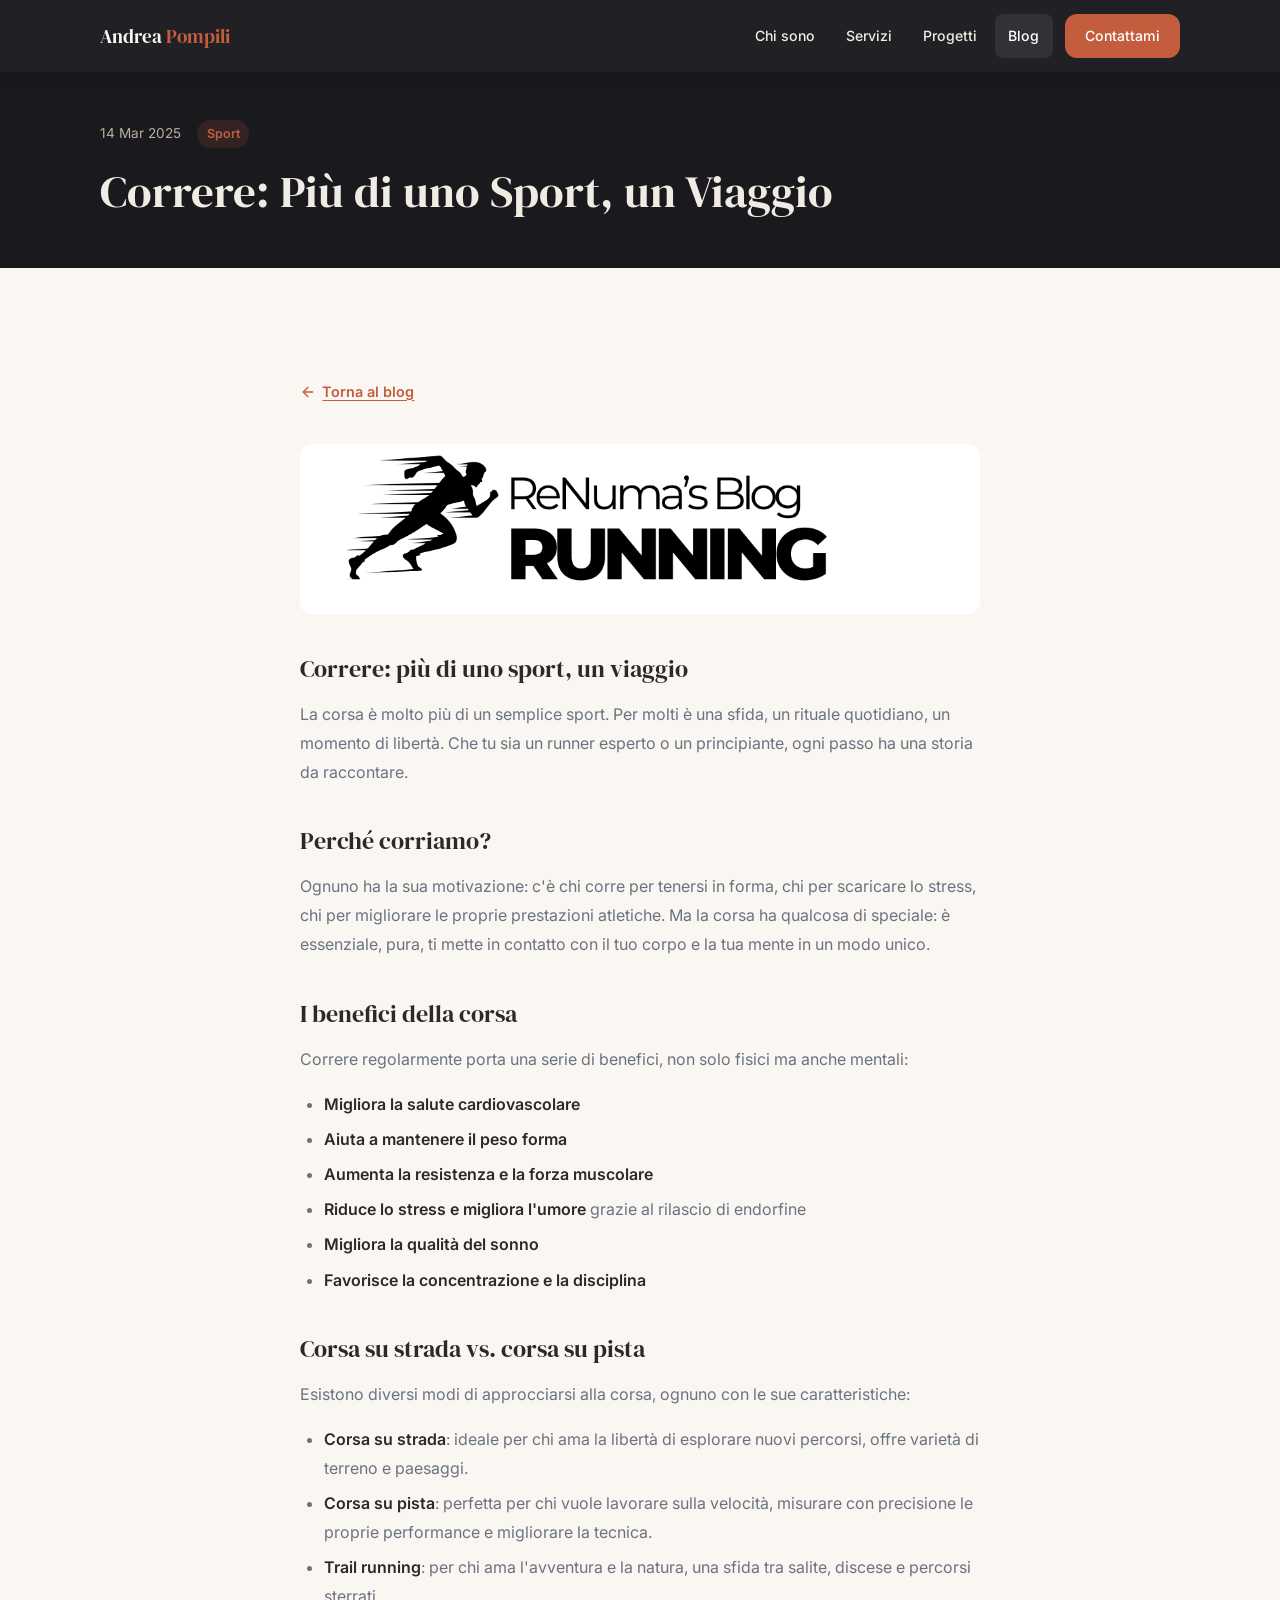
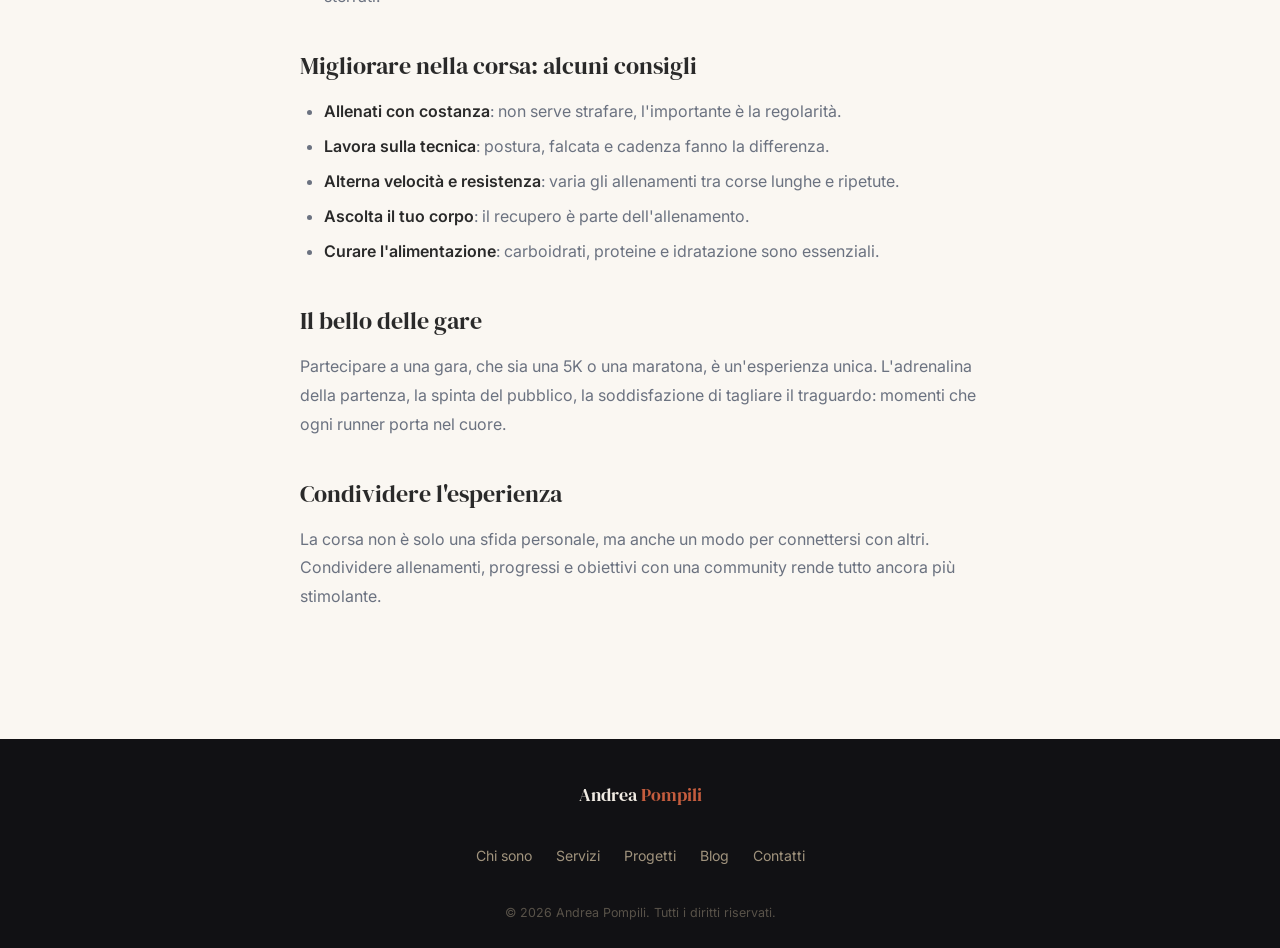
<file: blog/articles/correre.html>
<!DOCTYPE html>
<html lang="it">
<head>
    <meta charset="UTF-8">
    <meta name="viewport" content="width=device-width, initial-scale=1.0">
    <title>Correre: Più di uno Sport, un Viaggio — Andrea Pompili</title>
    <meta name="description" content="La corsa è molto più di un semplice sport. Per molti è una sfida, un rituale quotidiano, un momento di libertà.">
    <meta property="og:title" content="Correre: Più di uno Sport, un Viaggio">
    <meta property="og:description" content="La corsa è molto più di un semplice sport. Per molti è una sfida, un rituale quotidiano, un momento di libertà.">
    <meta property="og:type" content="article">
    <meta name="theme-color" content="#1A1A1E">
    <link rel="preconnect" href="https://fonts.googleapis.com">
    <link rel="preconnect" href="https://fonts.gstatic.com" crossorigin>
    <link href="https://fonts.googleapis.com/css2?family=DM+Serif+Display&family=Inter:wght@400;500;600;700&display=swap" rel="stylesheet">
    <link rel="icon" type="image/png" href="../../assets/img/andrea-favicon.png">
    <link rel="stylesheet" href="../../assets/css/style.css">
    <link rel="stylesheet" href="../../assets/css/blog.css">
</head>
<body class="article-page">

    <header class="site-header scrolled" id="site-header">
        <nav class="nav container">
            <a href="../../" class="nav__logo">Andrea <span>Pompili</span></a>
            <ul class="nav__desktop">
                <li><a href="../../#chi-sono">Chi sono</a></li>
                <li><a href="../../#servizi">Servizi</a></li>
                <li><a href="../../#progetti">Progetti</a></li>
                <li><a href="../" class="is-active">Blog</a></li>
                <li><a href="../../#contatti" class="nav__cta">Contattami</a></li>
            </ul>
            <button class="nav__toggle" id="nav-toggle" aria-label="Apri menu" aria-expanded="false">
                <svg width="28" height="28" viewBox="0 0 24 24" fill="none" stroke="currentColor" stroke-width="2" stroke-linecap="round" stroke-linejoin="round">
                    <line x1="3" y1="6" x2="21" y2="6"></line>
                    <line x1="3" y1="12" x2="21" y2="12"></line>
                    <line x1="3" y1="18" x2="21" y2="18"></line>
                </svg>
            </button>
        </nav>
    </header>

    <div class="mobile-nav" id="mobile-nav" aria-hidden="true">
        <button class="mobile-nav__close" id="mobile-nav-close" aria-label="Chiudi menu">
            <svg width="28" height="28" viewBox="0 0 24 24" fill="none" stroke="currentColor" stroke-width="2" stroke-linecap="round" stroke-linejoin="round">
                <line x1="18" y1="6" x2="6" y2="18"></line>
                <line x1="6" y1="6" x2="18" y2="18"></line>
            </svg>
        </button>
        <nav class="mobile-nav__inner">
            <a href="../../#chi-sono">Chi sono</a>
            <a href="../../#servizi">Servizi</a>
            <a href="../../#progetti">Progetti</a>
            <a href="../">Blog</a>
            <a href="../../#contatti" class="mobile-nav__cta">Contattami</a>
        </nav>
    </div>

    <main>

        <div class="article-header">
            <div class="container">
                <div class="article-header__meta">
                    <time datetime="2025-03-14">14 Mar 2025</time>
                    <span class="article-header__cat">Sport</span>
                </div>
                <h1>Correre: Più di uno Sport, un Viaggio</h1>
            </div>
        </div>

        <article class="section section--cream">
            <div class="container">
                <div class="article-body">

                    <a href="../" class="article-back">
                        <svg width="16" height="16" viewBox="0 0 24 24" fill="none" stroke="currentColor" stroke-width="2" stroke-linecap="round" stroke-linejoin="round"><line x1="19" y1="12" x2="5" y2="12"></line><polyline points="12 19 5 12 12 5"></polyline></svg>
                        Torna al blog
                    </a>

                    <img src="../../assets/img/blog/03-Correre-header.png" alt="Correre - Copertina" class="article-cover">

                    <h2>Correre: più di uno sport, un viaggio</h2>
                    <p>La corsa è molto più di un semplice sport. Per molti è una sfida, un rituale quotidiano, un momento di libertà. Che tu sia un runner esperto o un principiante, ogni passo ha una storia da raccontare.</p>

                    <h2>Perché corriamo?</h2>
                    <p>Ognuno ha la sua motivazione: c'è chi corre per tenersi in forma, chi per scaricare lo stress, chi per migliorare le proprie prestazioni atletiche. Ma la corsa ha qualcosa di speciale: è essenziale, pura, ti mette in contatto con il tuo corpo e la tua mente in un modo unico.</p>

                    <h2>I benefici della corsa</h2>
                    <p>Correre regolarmente porta una serie di benefici, non solo fisici ma anche mentali:</p>
                    <ul>
                        <li><strong>Migliora la salute cardiovascolare</strong></li>
                        <li><strong>Aiuta a mantenere il peso forma</strong></li>
                        <li><strong>Aumenta la resistenza e la forza muscolare</strong></li>
                        <li><strong>Riduce lo stress e migliora l'umore</strong> grazie al rilascio di endorfine</li>
                        <li><strong>Migliora la qualità del sonno</strong></li>
                        <li><strong>Favorisce la concentrazione e la disciplina</strong></li>
                    </ul>

                    <h2>Corsa su strada vs. corsa su pista</h2>
                    <p>Esistono diversi modi di approcciarsi alla corsa, ognuno con le sue caratteristiche:</p>
                    <ul>
                        <li><strong>Corsa su strada</strong>: ideale per chi ama la libertà di esplorare nuovi percorsi, offre varietà di terreno e paesaggi.</li>
                        <li><strong>Corsa su pista</strong>: perfetta per chi vuole lavorare sulla velocità, misurare con precisione le proprie performance e migliorare la tecnica.</li>
                        <li><strong>Trail running</strong>: per chi ama l'avventura e la natura, una sfida tra salite, discese e percorsi sterrati.</li>
                    </ul>

                    <h2>Migliorare nella corsa: alcuni consigli</h2>
                    <ul>
                        <li><strong>Allenati con costanza</strong>: non serve strafare, l'importante è la regolarità.</li>
                        <li><strong>Lavora sulla tecnica</strong>: postura, falcata e cadenza fanno la differenza.</li>
                        <li><strong>Alterna velocità e resistenza</strong>: varia gli allenamenti tra corse lunghe e ripetute.</li>
                        <li><strong>Ascolta il tuo corpo</strong>: il recupero è parte dell'allenamento.</li>
                        <li><strong>Curare l'alimentazione</strong>: carboidrati, proteine e idratazione sono essenziali.</li>
                    </ul>

                    <h2>Il bello delle gare</h2>
                    <p>Partecipare a una gara, che sia una 5K o una maratona, è un'esperienza unica. L'adrenalina della partenza, la spinta del pubblico, la soddisfazione di tagliare il traguardo: momenti che ogni runner porta nel cuore.</p>

                    <h2>Condividere l'esperienza</h2>
                    <p>La corsa non è solo una sfida personale, ma anche un modo per connettersi con altri. Condividere allenamenti, progressi e obiettivi con una community rende tutto ancora più stimolante.</p>

                </div>
            </div>
        </article>

    </main>

    <footer class="footer">
        <div class="container">
            <div class="footer__inner">
                <a href="../../" class="footer__logo">Andrea <span>Pompili</span></a>
                <nav class="footer__nav" aria-label="Footer">
                    <a href="../../#chi-sono">Chi sono</a>
                    <a href="../../#servizi">Servizi</a>
                    <a href="../../#progetti">Progetti</a>
                    <a href="../">Blog</a>
                    <a href="../../#contatti">Contatti</a>
                </nav>
                <p class="footer__copy">&copy; 2026 Andrea Pompili. Tutti i diritti riservati.</p>
            </div>
        </div>
    </footer>

    <script src="../../assets/js/nav.js"></script>
</body>
</html>
</file>
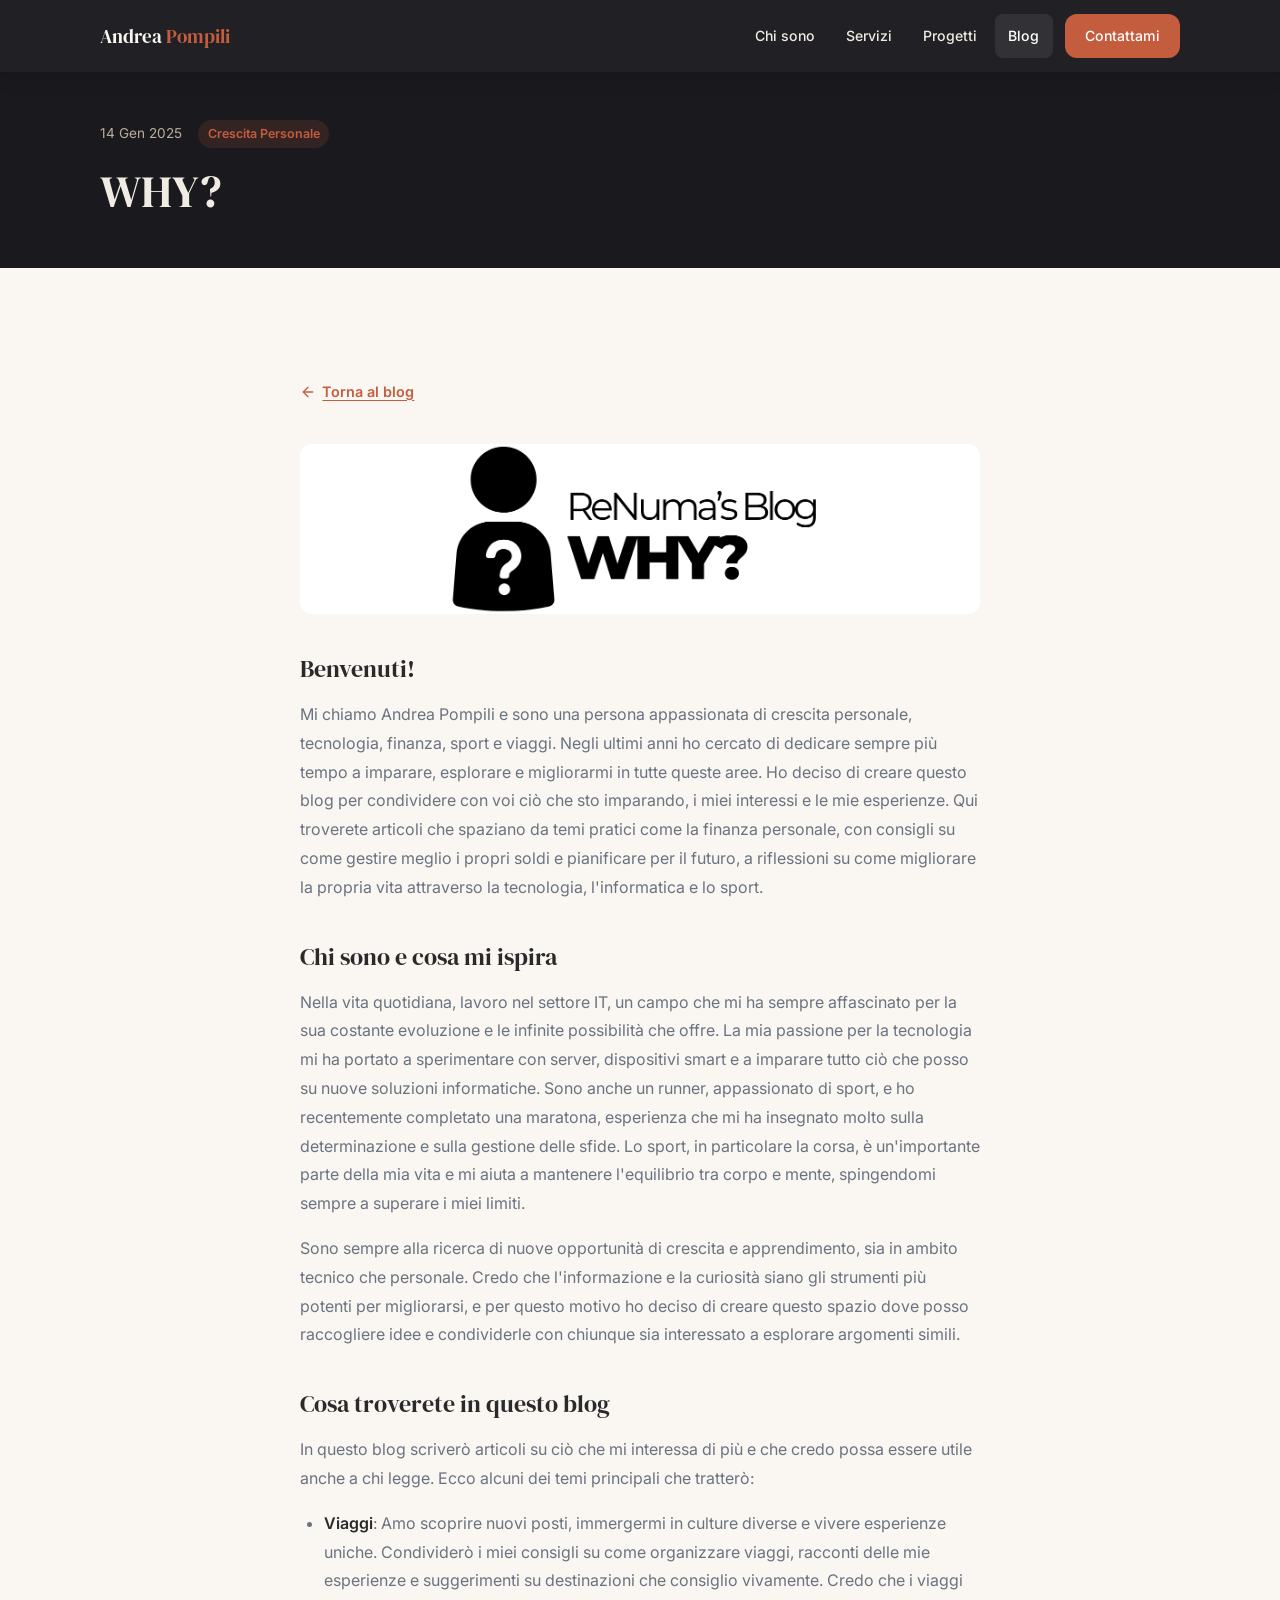
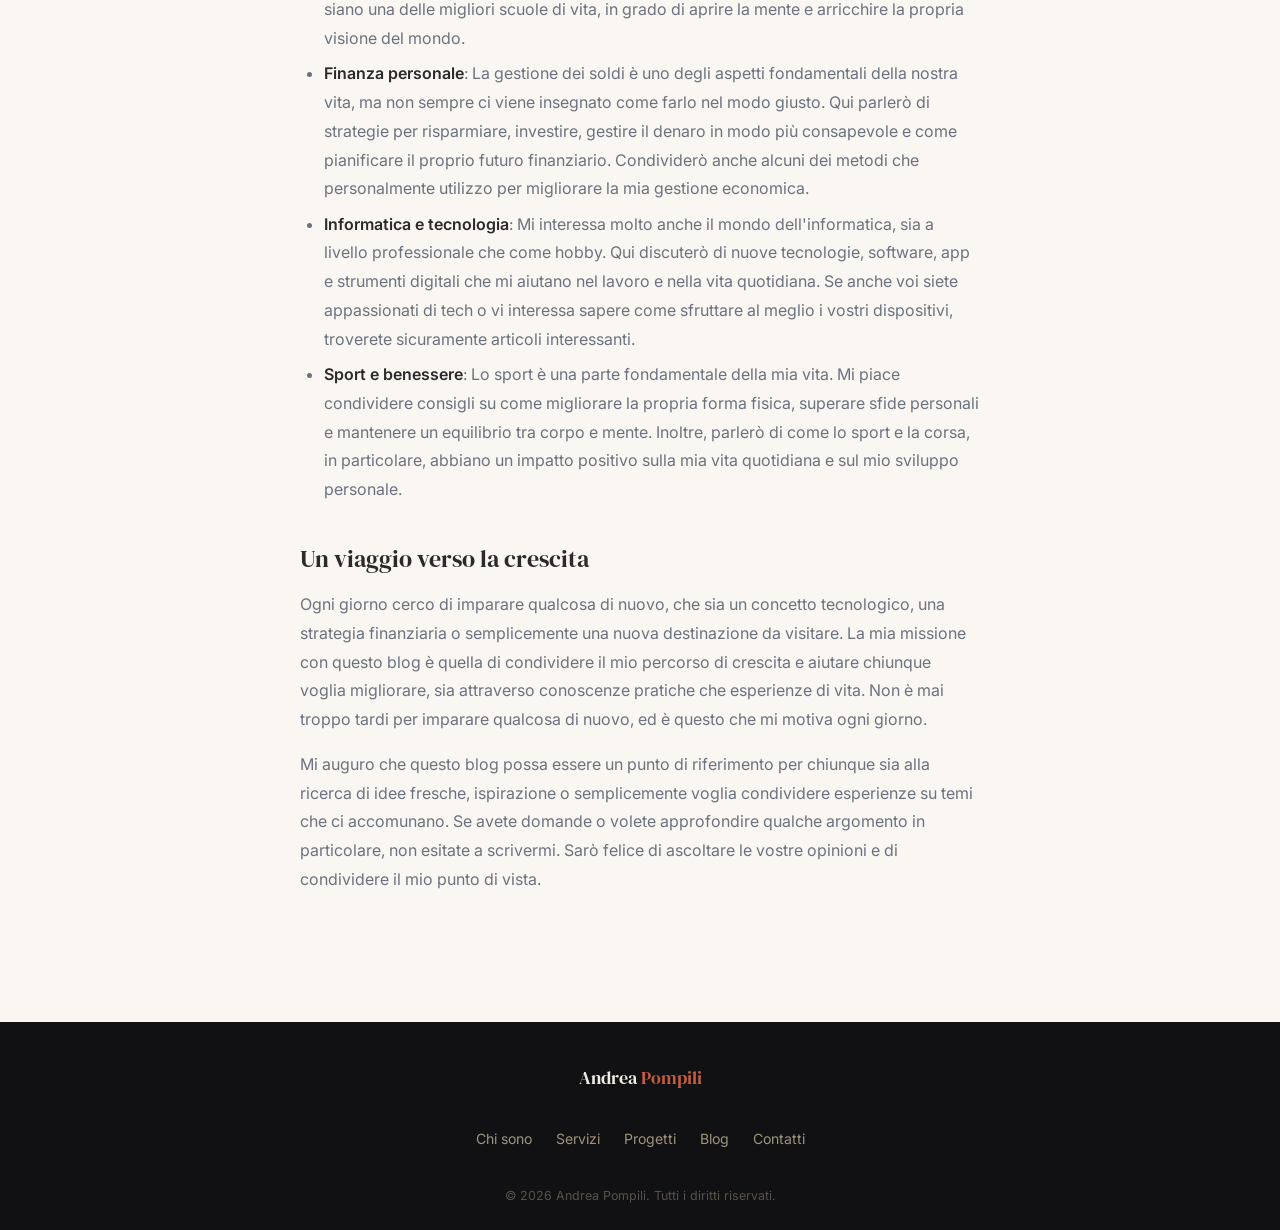
<file: blog/articles/why.html>
<!DOCTYPE html>
<html lang="it">
<head>
    <meta charset="UTF-8">
    <meta name="viewport" content="width=device-width, initial-scale=1.0">
    <title>WHY? — Andrea Pompili</title>
    <meta name="description" content="Mi chiamo Andrea Pompili e sono una persona appassionata di crescita personale, tecnologia, finanza, sport e viaggi. Ecco perché ho creato questo blog.">
    <meta property="og:title" content="WHY?">
    <meta property="og:description" content="Mi chiamo Andrea Pompili e sono una persona appassionata di crescita personale, tecnologia, finanza, sport e viaggi.">
    <meta property="og:type" content="article">
    <meta name="theme-color" content="#1A1A1E">
    <link rel="preconnect" href="https://fonts.googleapis.com">
    <link rel="preconnect" href="https://fonts.gstatic.com" crossorigin>
    <link href="https://fonts.googleapis.com/css2?family=DM+Serif+Display&family=Inter:wght@400;500;600;700&display=swap" rel="stylesheet">
    <link rel="icon" type="image/png" href="../../assets/img/andrea-favicon.png">
    <link rel="stylesheet" href="../../assets/css/style.css">
    <link rel="stylesheet" href="../../assets/css/blog.css">
</head>
<body class="article-page">

    <header class="site-header scrolled" id="site-header">
        <nav class="nav container">
            <a href="../../" class="nav__logo">Andrea <span>Pompili</span></a>
            <ul class="nav__desktop">
                <li><a href="../../#chi-sono">Chi sono</a></li>
                <li><a href="../../#servizi">Servizi</a></li>
                <li><a href="../../#progetti">Progetti</a></li>
                <li><a href="../" class="is-active">Blog</a></li>
                <li><a href="../../#contatti" class="nav__cta">Contattami</a></li>
            </ul>
            <button class="nav__toggle" id="nav-toggle" aria-label="Apri menu" aria-expanded="false">
                <svg width="28" height="28" viewBox="0 0 24 24" fill="none" stroke="currentColor" stroke-width="2" stroke-linecap="round" stroke-linejoin="round">
                    <line x1="3" y1="6" x2="21" y2="6"></line>
                    <line x1="3" y1="12" x2="21" y2="12"></line>
                    <line x1="3" y1="18" x2="21" y2="18"></line>
                </svg>
            </button>
        </nav>
    </header>

    <div class="mobile-nav" id="mobile-nav" aria-hidden="true">
        <button class="mobile-nav__close" id="mobile-nav-close" aria-label="Chiudi menu">
            <svg width="28" height="28" viewBox="0 0 24 24" fill="none" stroke="currentColor" stroke-width="2" stroke-linecap="round" stroke-linejoin="round">
                <line x1="18" y1="6" x2="6" y2="18"></line>
                <line x1="6" y1="6" x2="18" y2="18"></line>
            </svg>
        </button>
        <nav class="mobile-nav__inner">
            <a href="../../#chi-sono">Chi sono</a>
            <a href="../../#servizi">Servizi</a>
            <a href="../../#progetti">Progetti</a>
            <a href="../">Blog</a>
            <a href="../../#contatti" class="mobile-nav__cta">Contattami</a>
        </nav>
    </div>

    <main>

        <div class="article-header">
            <div class="container">
                <div class="article-header__meta">
                    <time datetime="2025-01-14">14 Gen 2025</time>
                    <span class="article-header__cat">Crescita Personale</span>
                </div>
                <h1>WHY?</h1>
            </div>
        </div>

        <article class="section section--cream">
            <div class="container">
                <div class="article-body">

                    <a href="../" class="article-back">
                        <svg width="16" height="16" viewBox="0 0 24 24" fill="none" stroke="currentColor" stroke-width="2" stroke-linecap="round" stroke-linejoin="round"><line x1="19" y1="12" x2="5" y2="12"></line><polyline points="12 19 5 12 12 5"></polyline></svg>
                        Torna al blog
                    </a>

                    <img src="../../assets/img/blog/01-WHY-header.png" alt="WHY? - Copertina" class="article-cover">

                    <h2>Benvenuti!</h2>
                    <p>Mi chiamo Andrea Pompili e sono una persona appassionata di crescita personale, tecnologia, finanza, sport e viaggi. Negli ultimi anni ho cercato di dedicare sempre più tempo a imparare, esplorare e migliorarmi in tutte queste aree. Ho deciso di creare questo blog per condividere con voi ciò che sto imparando, i miei interessi e le mie esperienze. Qui troverete articoli che spaziano da temi pratici come la finanza personale, con consigli su come gestire meglio i propri soldi e pianificare per il futuro, a riflessioni su come migliorare la propria vita attraverso la tecnologia, l'informatica e lo sport.</p>

                    <h2>Chi sono e cosa mi ispira</h2>
                    <p>Nella vita quotidiana, lavoro nel settore IT, un campo che mi ha sempre affascinato per la sua costante evoluzione e le infinite possibilità che offre. La mia passione per la tecnologia mi ha portato a sperimentare con server, dispositivi smart e a imparare tutto ciò che posso su nuove soluzioni informatiche. Sono anche un runner, appassionato di sport, e ho recentemente completato una maratona, esperienza che mi ha insegnato molto sulla determinazione e sulla gestione delle sfide. Lo sport, in particolare la corsa, è un'importante parte della mia vita e mi aiuta a mantenere l'equilibrio tra corpo e mente, spingendomi sempre a superare i miei limiti.</p>
                    <p>Sono sempre alla ricerca di nuove opportunità di crescita e apprendimento, sia in ambito tecnico che personale. Credo che l'informazione e la curiosità siano gli strumenti più potenti per migliorarsi, e per questo motivo ho deciso di creare questo spazio dove posso raccogliere idee e condividerle con chiunque sia interessato a esplorare argomenti simili.</p>

                    <h2>Cosa troverete in questo blog</h2>
                    <p>In questo blog scriverò articoli su ciò che mi interessa di più e che credo possa essere utile anche a chi legge. Ecco alcuni dei temi principali che tratterò:</p>
                    <ul>
                        <li><strong>Viaggi</strong>: Amo scoprire nuovi posti, immergermi in culture diverse e vivere esperienze uniche. Condividerò i miei consigli su come organizzare viaggi, racconti delle mie esperienze e suggerimenti su destinazioni che consiglio vivamente. Credo che i viaggi siano una delle migliori scuole di vita, in grado di aprire la mente e arricchire la propria visione del mondo.</li>
                        <li><strong>Finanza personale</strong>: La gestione dei soldi è uno degli aspetti fondamentali della nostra vita, ma non sempre ci viene insegnato come farlo nel modo giusto. Qui parlerò di strategie per risparmiare, investire, gestire il denaro in modo più consapevole e come pianificare il proprio futuro finanziario. Condividerò anche alcuni dei metodi che personalmente utilizzo per migliorare la mia gestione economica.</li>
                        <li><strong>Informatica e tecnologia</strong>: Mi interessa molto anche il mondo dell'informatica, sia a livello professionale che come hobby. Qui discuterò di nuove tecnologie, software, app e strumenti digitali che mi aiutano nel lavoro e nella vita quotidiana. Se anche voi siete appassionati di tech o vi interessa sapere come sfruttare al meglio i vostri dispositivi, troverete sicuramente articoli interessanti.</li>
                        <li><strong>Sport e benessere</strong>: Lo sport è una parte fondamentale della mia vita. Mi piace condividere consigli su come migliorare la propria forma fisica, superare sfide personali e mantenere un equilibrio tra corpo e mente. Inoltre, parlerò di come lo sport e la corsa, in particolare, abbiano un impatto positivo sulla mia vita quotidiana e sul mio sviluppo personale.</li>
                    </ul>

                    <h2>Un viaggio verso la crescita</h2>
                    <p>Ogni giorno cerco di imparare qualcosa di nuovo, che sia un concetto tecnologico, una strategia finanziaria o semplicemente una nuova destinazione da visitare. La mia missione con questo blog è quella di condividere il mio percorso di crescita e aiutare chiunque voglia migliorare, sia attraverso conoscenze pratiche che esperienze di vita. Non è mai troppo tardi per imparare qualcosa di nuovo, ed è questo che mi motiva ogni giorno.</p>
                    <p>Mi auguro che questo blog possa essere un punto di riferimento per chiunque sia alla ricerca di idee fresche, ispirazione o semplicemente voglia condividere esperienze su temi che ci accomunano. Se avete domande o volete approfondire qualche argomento in particolare, non esitate a scrivermi. Sarò felice di ascoltare le vostre opinioni e di condividere il mio punto di vista.</p>

                </div>
            </div>
        </article>

    </main>

    <footer class="footer">
        <div class="container">
            <div class="footer__inner">
                <a href="../../" class="footer__logo">Andrea <span>Pompili</span></a>
                <nav class="footer__nav" aria-label="Footer">
                    <a href="../../#chi-sono">Chi sono</a>
                    <a href="../../#servizi">Servizi</a>
                    <a href="../../#progetti">Progetti</a>
                    <a href="../">Blog</a>
                    <a href="../../#contatti">Contatti</a>
                </nav>
                <p class="footer__copy">&copy; 2026 Andrea Pompili. Tutti i diritti riservati.</p>
            </div>
        </div>
    </footer>

    <script src="../../assets/js/nav.js"></script>
</body>
</html>
</file>
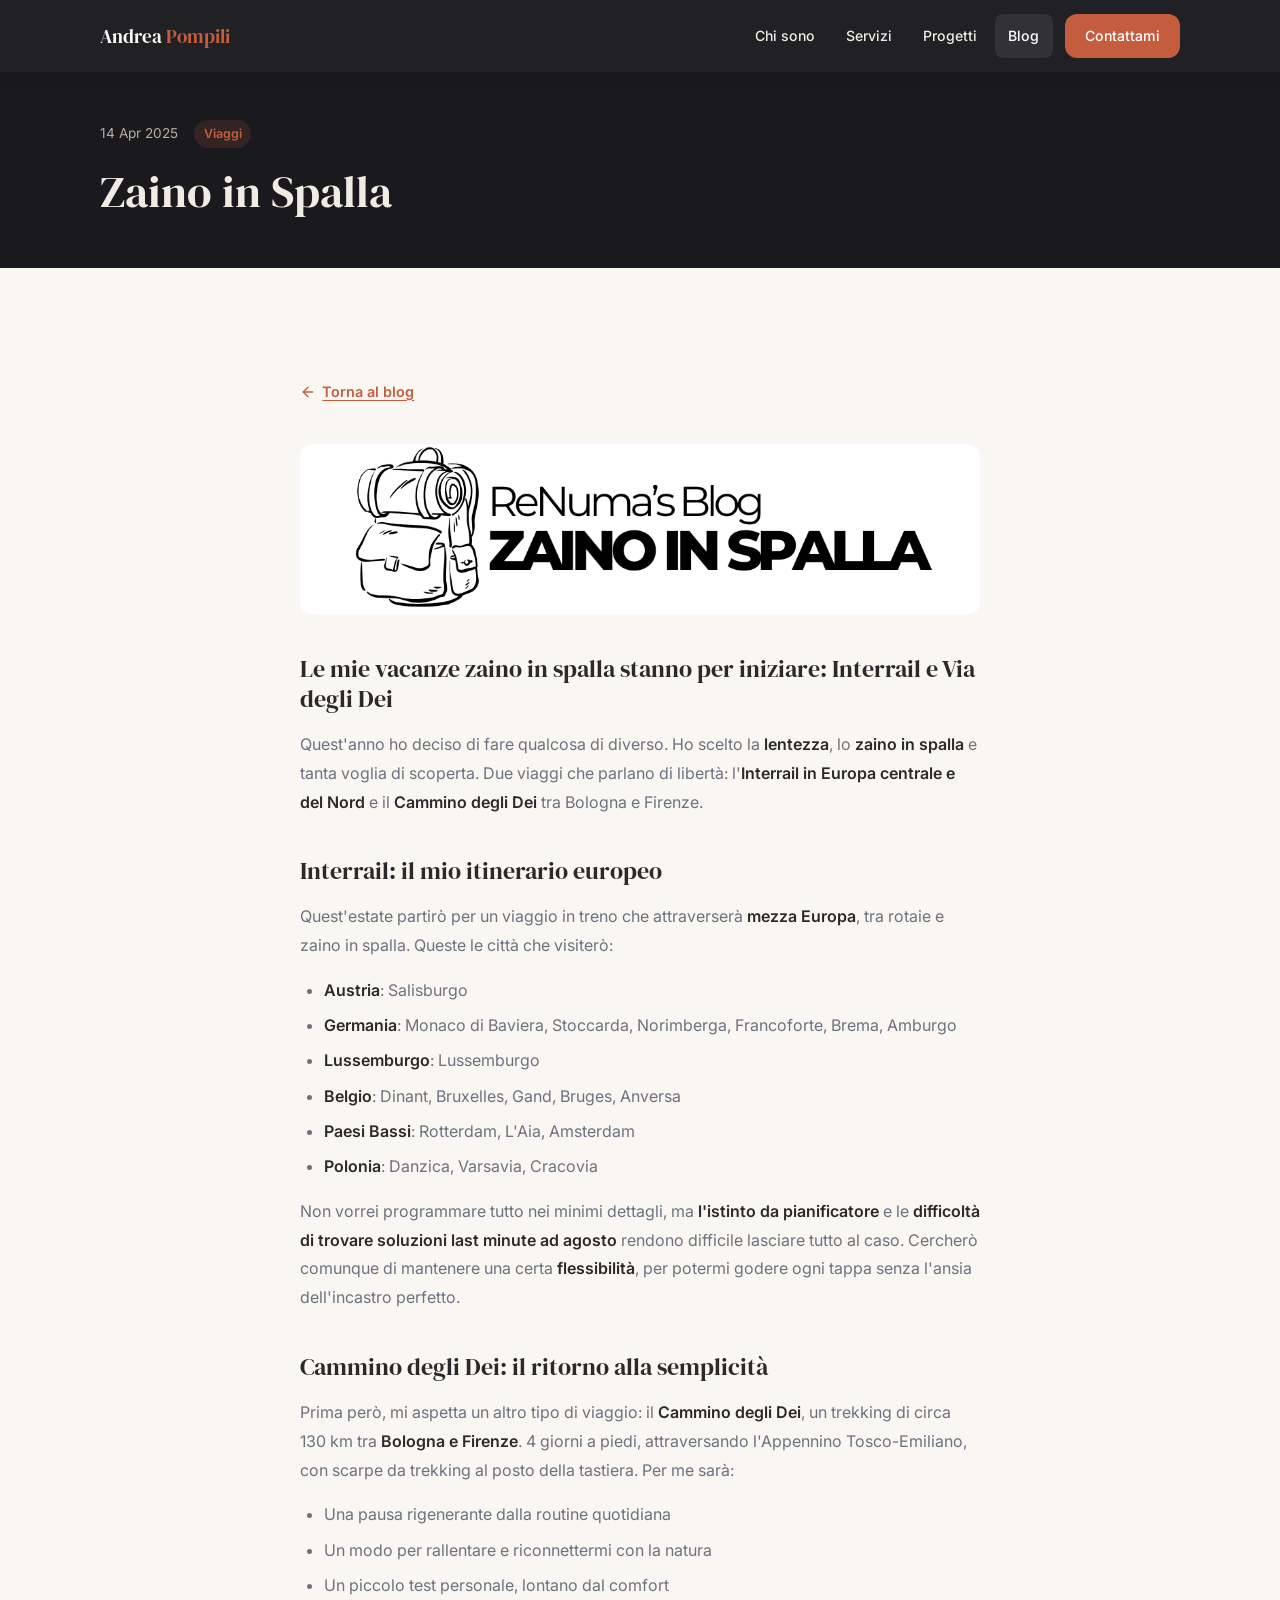
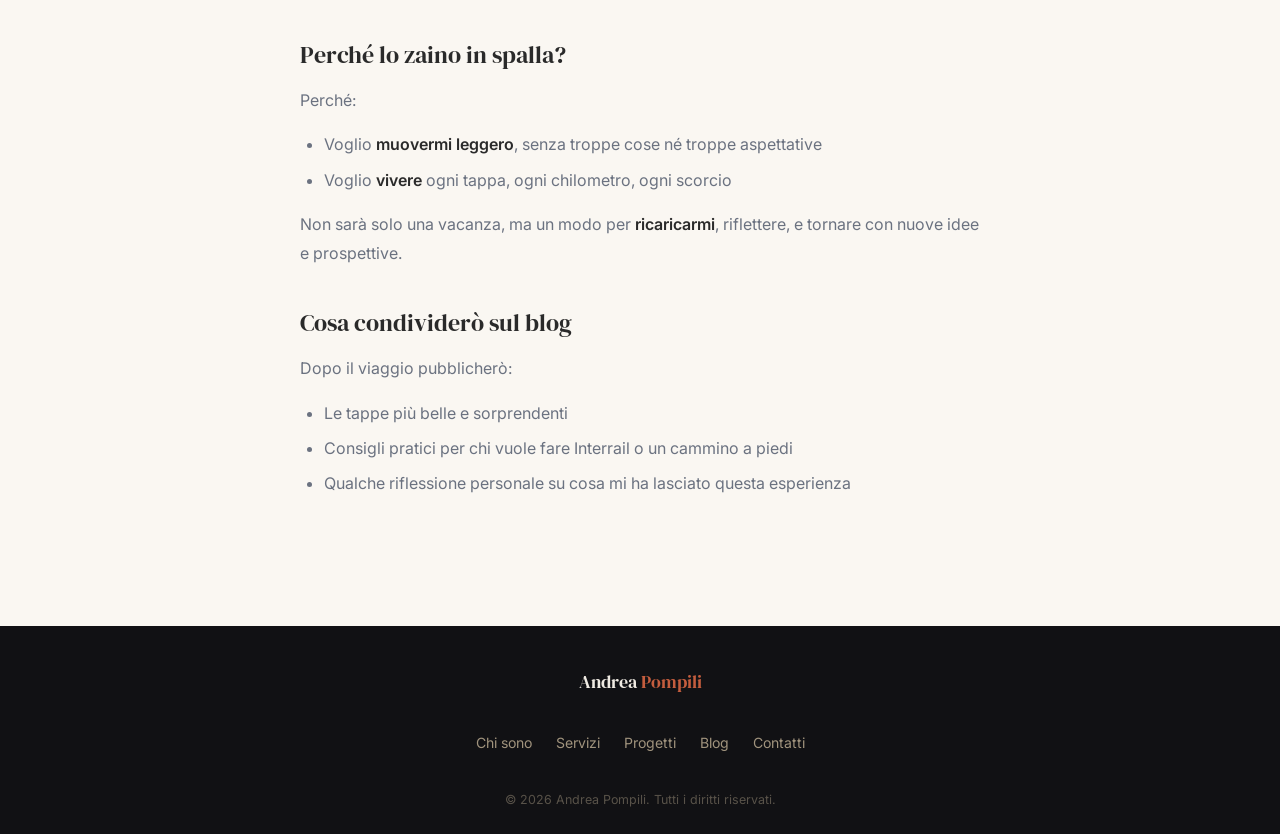
<file: blog/articles/zaino-in-spalla.html>
<!DOCTYPE html>
<html lang="it">
<head>
    <meta charset="UTF-8">
    <meta name="viewport" content="width=device-width, initial-scale=1.0">
    <title>Zaino in Spalla — Andrea Pompili</title>
    <meta name="description" content="Le mie vacanze zaino in spalla stanno per iniziare: Interrail in Europa e il Cammino degli Dei tra Bologna e Firenze.">
    <meta property="og:title" content="Zaino in Spalla">
    <meta property="og:description" content="Le mie vacanze zaino in spalla stanno per iniziare: Interrail in Europa e il Cammino degli Dei.">
    <meta property="og:type" content="article">
    <meta name="theme-color" content="#1A1A1E">
    <link rel="preconnect" href="https://fonts.googleapis.com">
    <link rel="preconnect" href="https://fonts.gstatic.com" crossorigin>
    <link href="https://fonts.googleapis.com/css2?family=DM+Serif+Display&family=Inter:wght@400;500;600;700&display=swap" rel="stylesheet">
    <link rel="icon" type="image/png" href="../../assets/img/andrea-favicon.png">
    <link rel="stylesheet" href="../../assets/css/style.css">
    <link rel="stylesheet" href="../../assets/css/blog.css">
</head>
<body class="article-page">

    <header class="site-header scrolled" id="site-header">
        <nav class="nav container">
            <a href="../../" class="nav__logo">Andrea <span>Pompili</span></a>
            <ul class="nav__desktop">
                <li><a href="../../#chi-sono">Chi sono</a></li>
                <li><a href="../../#servizi">Servizi</a></li>
                <li><a href="../../#progetti">Progetti</a></li>
                <li><a href="../" class="is-active">Blog</a></li>
                <li><a href="../../#contatti" class="nav__cta">Contattami</a></li>
            </ul>
            <button class="nav__toggle" id="nav-toggle" aria-label="Apri menu" aria-expanded="false">
                <svg width="28" height="28" viewBox="0 0 24 24" fill="none" stroke="currentColor" stroke-width="2" stroke-linecap="round" stroke-linejoin="round">
                    <line x1="3" y1="6" x2="21" y2="6"></line>
                    <line x1="3" y1="12" x2="21" y2="12"></line>
                    <line x1="3" y1="18" x2="21" y2="18"></line>
                </svg>
            </button>
        </nav>
    </header>

    <div class="mobile-nav" id="mobile-nav" aria-hidden="true">
        <button class="mobile-nav__close" id="mobile-nav-close" aria-label="Chiudi menu">
            <svg width="28" height="28" viewBox="0 0 24 24" fill="none" stroke="currentColor" stroke-width="2" stroke-linecap="round" stroke-linejoin="round">
                <line x1="18" y1="6" x2="6" y2="18"></line>
                <line x1="6" y1="6" x2="18" y2="18"></line>
            </svg>
        </button>
        <nav class="mobile-nav__inner">
            <a href="../../#chi-sono">Chi sono</a>
            <a href="../../#servizi">Servizi</a>
            <a href="../../#progetti">Progetti</a>
            <a href="../">Blog</a>
            <a href="../../#contatti" class="mobile-nav__cta">Contattami</a>
        </nav>
    </div>

    <main>

        <div class="article-header">
            <div class="container">
                <div class="article-header__meta">
                    <time datetime="2025-04-14">14 Apr 2025</time>
                    <span class="article-header__cat">Viaggi</span>
                </div>
                <h1>Zaino in Spalla</h1>
            </div>
        </div>

        <article class="section section--cream">
            <div class="container">
                <div class="article-body">

                    <a href="../" class="article-back">
                        <svg width="16" height="16" viewBox="0 0 24 24" fill="none" stroke="currentColor" stroke-width="2" stroke-linecap="round" stroke-linejoin="round"><line x1="19" y1="12" x2="5" y2="12"></line><polyline points="12 19 5 12 12 5"></polyline></svg>
                        Torna al blog
                    </a>

                    <img src="../../assets/img/blog/04-Zaino-in-spalla-header.png" alt="Zaino in Spalla - Copertina" class="article-cover">

                    <h2>Le mie vacanze zaino in spalla stanno per iniziare: Interrail e Via degli Dei</h2>
                    <p>Quest'anno ho deciso di fare qualcosa di diverso. Ho scelto la <strong>lentezza</strong>, lo <strong>zaino in spalla</strong> e tanta voglia di scoperta. Due viaggi che parlano di libertà: l'<strong>Interrail in Europa centrale e del Nord</strong> e il <strong>Cammino degli Dei</strong> tra Bologna e Firenze.</p>

                    <h2>Interrail: il mio itinerario europeo</h2>
                    <p>Quest'estate partirò per un viaggio in treno che attraverserà <strong>mezza Europa</strong>, tra rotaie e zaino in spalla. Queste le città che visiterò:</p>
                    <ul>
                        <li><strong>Austria</strong>: Salisburgo</li>
                        <li><strong>Germania</strong>: Monaco di Baviera, Stoccarda, Norimberga, Francoforte, Brema, Amburgo</li>
                        <li><strong>Lussemburgo</strong>: Lussemburgo</li>
                        <li><strong>Belgio</strong>: Dinant, Bruxelles, Gand, Bruges, Anversa</li>
                        <li><strong>Paesi Bassi</strong>: Rotterdam, L'Aia, Amsterdam</li>
                        <li><strong>Polonia</strong>: Danzica, Varsavia, Cracovia</li>
                    </ul>
                    <p>Non vorrei programmare tutto nei minimi dettagli, ma <strong>l'istinto da pianificatore</strong> e le <strong>difficoltà di trovare soluzioni last minute ad agosto</strong> rendono difficile lasciare tutto al caso. Cercherò comunque di mantenere una certa <strong>flessibilità</strong>, per potermi godere ogni tappa senza l'ansia dell'incastro perfetto.</p>

                    <h2>Cammino degli Dei: il ritorno alla semplicità</h2>
                    <p>Prima però, mi aspetta un altro tipo di viaggio: il <strong>Cammino degli Dei</strong>, un trekking di circa 130 km tra <strong>Bologna e Firenze</strong>. 4 giorni a piedi, attraversando l'Appennino Tosco-Emiliano, con scarpe da trekking al posto della tastiera. Per me sarà:</p>
                    <ul>
                        <li>Una pausa rigenerante dalla routine quotidiana</li>
                        <li>Un modo per rallentare e riconnettermi con la natura</li>
                        <li>Un piccolo test personale, lontano dal comfort</li>
                    </ul>

                    <h2>Perché lo zaino in spalla?</h2>
                    <p>Perché:</p>
                    <ul>
                        <li>Voglio <strong>muovermi leggero</strong>, senza troppe cose né troppe aspettative</li>
                        <li>Voglio <strong>vivere</strong> ogni tappa, ogni chilometro, ogni scorcio</li>
                    </ul>
                    <p>Non sarà solo una vacanza, ma un modo per <strong>ricaricarmi</strong>, riflettere, e tornare con nuove idee e prospettive.</p>

                    <h2>Cosa condividerò sul blog</h2>
                    <p>Dopo il viaggio pubblicherò:</p>
                    <ul>
                        <li>Le tappe più belle e sorprendenti</li>
                        <li>Consigli pratici per chi vuole fare Interrail o un cammino a piedi</li>
                        <li>Qualche riflessione personale su cosa mi ha lasciato questa esperienza</li>
                    </ul>

                </div>
            </div>
        </article>

    </main>

    <footer class="footer">
        <div class="container">
            <div class="footer__inner">
                <a href="../../" class="footer__logo">Andrea <span>Pompili</span></a>
                <nav class="footer__nav" aria-label="Footer">
                    <a href="../../#chi-sono">Chi sono</a>
                    <a href="../../#servizi">Servizi</a>
                    <a href="../../#progetti">Progetti</a>
                    <a href="../">Blog</a>
                    <a href="../../#contatti">Contatti</a>
                </nav>
                <p class="footer__copy">&copy; 2026 Andrea Pompili. Tutti i diritti riservati.</p>
            </div>
        </div>
    </footer>

    <script src="../../assets/js/nav.js"></script>
</body>
</html>
</file>
<file: assets/css/style.css>
/* ═══════════════════════════════════════════════════════
   ANDREA POMPILI — PORTFOLIO / FREELANCE
   Mobile-first • Vanilla CSS • Zero framework
   ═══════════════════════════════════════════════════════ */

/* ─── CUSTOM PROPERTIES ─── */
:root {
    /* Palette */
    --cream:        #FAF7F2;
    --cream-dark:   #F0EBE3;
    --light:        #F5F0EB;
    --dark:         #1A1A1E;
    --dark-soft:    #262630;
    --terracotta:   #C45D3E;
    --terracotta-h: #D4694A;
    --sage:         #A0937D;
    --sage-soft:    #B8AD9E;
    --text:         #2A2A2A;
    --text-light:   #F0EBE3;
    --text-muted:   #6B7280;

    /* Typography */
    --font-display: 'DM Serif Display', Georgia, serif;
    --font-body:    'Inter', -apple-system, BlinkMacSystemFont, sans-serif;

    /* Spacing */
    --space-xs:   0.5rem;
    --space-sm:   1rem;
    --space-md:   1.5rem;
    --space-lg:   2.5rem;
    --space-xl:   2.25rem;
    --space-2xl:  3.5rem;

    /* Misc */
    --radius:     12px;
    --radius-sm:  8px;
    --radius-lg:  20px;
    --shadow:     0 4px 20px rgba(26,26,30,0.08);
    --shadow-lg:  0 8px 40px rgba(26,26,30,0.12);
    --transition: 0.3s cubic-bezier(0.4,0,0.2,1);

    /* Nav height */
    --nav-h: 64px;
}


/* ─── RESET ─── */
*,
*::before,
*::after {
    margin: 0;
    padding: 0;
    box-sizing: border-box;
}

html {
    scroll-behavior: smooth;
    scroll-padding-top: var(--nav-h);
    -webkit-text-size-adjust: 100%;
}

body {
    font-family: var(--font-body);
    font-size: 1rem;
    line-height: 1.7;
    color: var(--text);
    background: var(--cream);
    -webkit-font-smoothing: antialiased;
    -moz-osx-font-smoothing: grayscale;
    overflow-x: hidden;
}

img {
    max-width: 100%;
    height: auto;
    display: block;
}

a {
    color: inherit;
    text-decoration: none;
    transition: color var(--transition);
}

ul { list-style: none; }

button {
    font: inherit;
    cursor: pointer;
    border: none;
    background: none;
    color: inherit;
}

input, textarea {
    font: inherit;
    color: inherit;
}


/* ─── LAYOUT ─── */
.container {
    width: 100%;
    max-width: 1160px;
    margin: 0 auto;
    padding: 0 1.25rem;
}

.section {
    padding: var(--space-xl) 0;
}

.section--cream  { background: var(--cream); }
.section--light  { background: var(--light); }
.section--dark   { background: var(--dark); color: var(--text-light); }
.section--accent {
    background: linear-gradient(135deg, var(--dark) 0%, var(--dark-soft) 100%);
    color: var(--text-light);
}

.section__label {
    font-family: var(--font-body);
    font-size: 0.8rem;
    font-weight: 600;
    text-transform: uppercase;
    letter-spacing: 0.15em;
    color: var(--terracotta);
    margin-bottom: var(--space-sm);
}

.section__title {
    font-family: var(--font-display);
    font-size: 1.85rem;
    line-height: 1.25;
    margin-bottom: var(--space-sm);
}

.section__desc {
    max-width: 600px;
    color: var(--text-muted);
    margin-bottom: var(--space-lg);
}

.section--dark .section__desc,
.section--accent .section__desc {
    color: var(--sage-soft);
}


/* ─── TYPOGRAPHY ─── */
h1, h2, h3, h4 {
    font-family: var(--font-display);
    font-weight: 400;
    line-height: 1.25;
}

h2 { font-size: 1.85rem; }
h3 { font-size: 1.2rem; }

p + p { margin-top: var(--space-sm); }


/* ─── BUTTONS ─── */
.btn {
    display: inline-flex;
    align-items: center;
    justify-content: center;
    gap: 0.5rem;
    padding: 0.875rem 1.75rem;
    border-radius: var(--radius);
    font-weight: 600;
    font-size: 0.95rem;
    transition: all var(--transition);
    white-space: nowrap;
    min-height: 48px;
    text-align: center;
}

.btn--primary {
    background: var(--terracotta);
    color: #fff;
}
.btn--primary:hover,
.btn--primary:focus-visible {
    background: var(--terracotta-h);
    transform: translateY(-2px);
    box-shadow: 0 6px 24px rgba(196,93,62,0.3);
}

.btn--outline {
    border: 2px solid var(--sage);
    color: var(--sage);
}
.btn--outline:hover,
.btn--outline:focus-visible {
    background: var(--sage);
    color: var(--dark);
}

.btn--full {
    width: 100%;
}


/* ═══════════════════════════════════════════════════════
   NAVIGAZIONE
   ═══════════════════════════════════════════════════════ */
.site-header {
    position: fixed;
    top: 0;
    left: 0;
    right: 0;
    z-index: 1000;
    height: var(--nav-h);
    transition: background var(--transition), box-shadow var(--transition);
}
.site-header.scrolled {
    background: rgba(26,26,30,0.97);
    box-shadow: 0 2px 20px rgba(0,0,0,0.15);
    backdrop-filter: blur(10px);
    -webkit-backdrop-filter: blur(10px);
}

.nav {
    display: flex;
    align-items: center;
    justify-content: space-between;
    height: var(--nav-h);
}

.nav__logo {
    font-family: var(--font-display);
    font-size: 1.2rem;
    color: var(--cream);
    position: relative;
    z-index: 1002;
}
.nav__logo span {
    color: var(--terracotta);
}

/* Desktop nav — hidden on mobile */
.nav__desktop {
    display: none;
}

.nav__toggle {
    position: relative;
    z-index: 1002;
    color: var(--cream);
    width: 48px;
    height: 48px;
    display: flex;
    align-items: center;
    justify-content: center;
    -webkit-tap-highlight-color: transparent;
}

/* ─── MOBILE OVERLAY NAV (elemento separato fuori dal header) ─── */
.mobile-nav {
    position: fixed;
    inset: 0;
    z-index: 1001;
    background: rgba(26,26,30,0.98);
    backdrop-filter: blur(12px);
    -webkit-backdrop-filter: blur(12px);
    display: flex;
    align-items: center;
    justify-content: center;
    opacity: 0;
    visibility: hidden;
    transition: opacity 0.3s ease, visibility 0.3s ease;
}

.mobile-nav.open {
    opacity: 1;
    visibility: visible;
}

.mobile-nav__close {
    position: absolute;
    top: 1rem;
    right: 1.25rem;
    width: 48px;
    height: 48px;
    display: flex;
    align-items: center;
    justify-content: center;
    color: var(--cream);
    background: none;
    border: none;
    cursor: pointer;
    -webkit-tap-highlight-color: transparent;
    transition: color var(--transition);
}
.mobile-nav__close:hover {
    color: var(--terracotta);
}

.mobile-nav__inner {
    display: flex;
    flex-direction: column;
    align-items: center;
    gap: 0.25rem;
    width: 100%;
    max-width: 320px;
    padding: 0 var(--space-md);
}

.mobile-nav__inner a {
    color: var(--cream);
    font-size: 1.35rem;
    font-weight: 500;
    padding: 1rem 2rem;
    min-height: 56px;
    width: 100%;
    text-align: center;
    display: flex;
    align-items: center;
    justify-content: center;
    border-radius: var(--radius-sm);
    transition: background var(--transition);
    -webkit-tap-highlight-color: transparent;
}

.mobile-nav__inner a:hover,
.mobile-nav__inner a:focus-visible {
    background: rgba(255,255,255,0.08);
}

.mobile-nav__cta {
    margin-top: var(--space-sm);
    background: var(--terracotta) !important;
    color: #fff;
    border-radius: var(--radius) !important;
}
.mobile-nav__cta:hover {
    background: var(--terracotta-h) !important;
}


/* ═══════════════════════════════════════════════════════
   HERO
   ═══════════════════════════════════════════════════════ */
.hero {
    background: var(--dark);
    color: var(--text-light);
    min-height: 100svh;
    display: flex;
    flex-direction: column;
    justify-content: center;
    position: relative;
    padding: calc(var(--nav-h) + 2rem) 0 3rem;
    overflow: hidden;
}
/* Subtle decorative gradient */
.hero::before {
    content: '';
    position: absolute;
    top: -30%;
    right: -20%;
    width: 600px;
    height: 600px;
    background: radial-gradient(circle, rgba(196,93,62,0.12) 0%, transparent 70%);
    pointer-events: none;
}

.hero__inner {
    display: flex;
    flex-direction: column-reverse;
    align-items: center;
    gap: var(--space-sm);
    text-align: center;
}

.hero__title {
    font-family: var(--font-display);
    font-size: 1.4rem;
    line-height: 1.25;
    margin-bottom: var(--space-xs);
}

.hero__subtitle {
    font-size: 0.95rem;
    color: var(--sage-soft);
    max-width: 520px;
    margin: 0 auto var(--space-md);
    line-height: 1.65;
}

.hero__actions {
    display: flex;
    flex-direction: column;
    gap: var(--space-sm);
    width: 100%;
    max-width: 340px;
    margin: 0 auto;
}

/* Profile photo */
.hero__image {
    flex-shrink: 0;
}

.hero__photo-frame {
    width: 200px;
    height: 200px;
    border-radius: 50%;
    overflow: hidden;
    border: 3px solid var(--terracotta);
    box-shadow: 0 0 0 8px rgba(196,93,62,0.12), 0 12px 40px rgba(0,0,0,0.3);
    position: relative;
}
.hero__photo-frame img {
    width: 100%;
    height: 100%;
    object-fit: cover;
    object-position: center 15%;
    /* Lieve contrasto per schiacciare i pixel quasi-neri a nero puro,
       mascherando gli artefatti del background removal */
    filter: contrast(1.05) brightness(1.02);
}

.hero__scroll-hint {
    position: absolute;
    bottom: 1.5rem;
    left: 50%;
    transform: translateX(-50%);
    color: var(--sage);
    opacity: 0.5;
    animation: bobDown 2s ease-in-out infinite;
}

@keyframes bobDown {
    0%, 100% { transform: translateX(-50%) translateY(0); }
    50%      { transform: translateX(-50%) translateY(8px); }
}


/* ═══════════════════════════════════════════════════════
   CHI SONO
   ═══════════════════════════════════════════════════════ */
.about {
    display: flex;
    flex-direction: column;
    gap: var(--space-lg);
}

.about__text h2 {
    margin-bottom: var(--space-md);
}

.about__text p {
    color: var(--text-muted);
}

.about__highlights {
    display: flex;
    flex-direction: column;
    gap: var(--space-sm);
}

.highlight-card {
    background: #fff;
    padding: var(--space-md);
    border-radius: var(--radius);
    box-shadow: var(--shadow);
    border-left: 3px solid var(--terracotta);
    transition: transform var(--transition), box-shadow var(--transition);
}
.highlight-card:hover {
    transform: translateY(-2px);
    box-shadow: var(--shadow-lg);
}

.highlight-card svg {
    color: var(--terracotta);
    margin-bottom: var(--space-xs);
}

.highlight-card h3 {
    font-size: 1.05rem;
    margin-bottom: 0.35rem;
}

.highlight-card p {
    font-size: 0.9rem;
    color: var(--text-muted);
    line-height: 1.5;
}


/* ═══════════════════════════════════════════════════════
   SERVIZI
   ═══════════════════════════════════════════════════════ */
.services-grid {
    display: grid;
    grid-template-columns: 1fr;
    gap: var(--space-md);
}

.service-card {
    background: #fff;
    padding: var(--space-lg) var(--space-md) var(--space-lg);
    border-radius: var(--radius);
    box-shadow: var(--shadow);
    position: relative;
    overflow: hidden;
    transition: transform var(--transition), box-shadow var(--transition);
    border-left: 3px solid transparent;
    display: flex;
    flex-direction: column;
}
/* Accent left bar on hover */
.service-card:hover {
    transform: translateY(-6px);
    box-shadow: var(--shadow-lg);
    border-left-color: var(--terracotta);
}

/* Numero progressivo */
.service-card__number {
    position: absolute;
    top: var(--space-md);
    right: var(--space-md);
    font-family: var(--font-display);
    font-size: 2rem;
    font-weight: 700;
    color: rgba(196,93,62,0.08);
    line-height: 1;
    pointer-events: none;
    transition: color var(--transition);
}
.service-card:hover .service-card__number {
    color: rgba(196,93,62,0.18);
}

.service-card__icon {
    width: 52px;
    height: 52px;
    border-radius: var(--radius-sm);
    background: rgba(196,93,62,0.08);
    display: flex;
    align-items: center;
    justify-content: center;
    color: var(--terracotta);
    margin-bottom: var(--space-sm);
    transition: background var(--transition), color var(--transition);
}
.service-card:hover .service-card__icon {
    background: var(--terracotta);
    color: #fff;
}

.service-card h3 {
    margin-bottom: var(--space-xs);
    font-size: 1.1rem;
}

.service-card p {
    font-size: 0.92rem;
    color: var(--text-muted);
    line-height: 1.7;
    margin-bottom: var(--space-sm);
    flex-grow: 1;
}

.service-card__benefit {
    display: inline-flex;
    align-items: center;
    gap: 0.4rem;
    font-size: 0.85rem;
    font-weight: 600;
    color: var(--terracotta);
    padding-top: var(--space-sm);
    border-top: 1px solid rgba(0,0,0,0.06);
    margin-top: auto;
}
.service-card__benefit::before {
    content: '\2192';
    font-size: 1rem;
    transition: transform var(--transition);
}
.service-card:hover .service-card__benefit::before {
    transform: translateX(4px);
}


/* ═══════════════════════════════════════════════════════
   PROGETTI
   ═══════════════════════════════════════════════════════ */
.projects-grid {
    display: grid;
    grid-template-columns: 1fr;
    gap: var(--space-md);
}

.project-card {
    background: var(--dark-soft);
    border-radius: var(--radius-lg);
    overflow: hidden;
    transition: transform var(--transition), box-shadow var(--transition);
    border: 1px solid rgba(255,255,255,0.06);
}
.project-card:hover {
    transform: translateY(-4px);
    box-shadow: 0 12px 40px rgba(0,0,0,0.3);
}

a.project-card__image,
.project-card__image {
    width: 100%;
    aspect-ratio: 16 / 9;
    overflow: hidden;
    display: flex;
    align-items: center;
    justify-content: center;
    background: #1e1e24;
    cursor: pointer;
}
.project-card__image img {
    width: 40%;
    max-width: 160px;
    height: auto;
    object-fit: contain;
    transition: transform var(--transition);
}
.project-card:hover .project-card__image img {
    transform: scale(1.05);
}

.project-card__header {
    padding: var(--space-md) var(--space-md) 0;
    display: flex;
    justify-content: space-between;
    align-items: flex-start;
    gap: var(--space-sm);
}

.project-card__title {
    font-family: var(--font-display);
    font-size: 1.3rem;
    color: var(--cream);
}

.project-card__link {
    flex-shrink: 0;
    width: 40px;
    height: 40px;
    border-radius: 50%;
    background: rgba(255,255,255,0.08);
    display: flex;
    align-items: center;
    justify-content: center;
    color: var(--sage-soft);
    transition: all var(--transition);
    min-width: 40px;
    min-height: 40px;
}
.project-card__link:hover {
    background: var(--terracotta);
    color: #fff;
}

.project-card__body {
    padding: var(--space-sm) var(--space-md) var(--space-md);
}

.project-card__desc {
    font-size: 0.92rem;
    color: var(--sage-soft);
    line-height: 1.65;
    margin-bottom: var(--space-sm);
}

.project-card__stack {
    display: flex;
    flex-wrap: wrap;
    gap: 0.4rem;
    margin-bottom: var(--space-sm);
}

.project-card__tag {
    font-size: 0.75rem;
    font-weight: 600;
    padding: 0.3rem 0.7rem;
    border-radius: 100px;
    background: rgba(160,147,125,0.15);
    color: var(--sage-soft);
}

.project-card__result {
    font-size: 0.88rem;
    color: var(--cream-dark);
    padding-top: var(--space-sm);
    border-top: 1px solid rgba(255,255,255,0.08);
    line-height: 1.6;
}
.project-card__result strong {
    color: var(--terracotta);
    font-weight: 600;
}


/* ═══════════════════════════════════════════════════════
   TECH STACK
   ═══════════════════════════════════════════════════════ */
.stack-section {
    padding: var(--space-lg) 0;
    text-align: center;
}

.stack__desc {
    color: var(--text-muted);
    margin-bottom: var(--space-md);
}

.stack-pills {
    display: flex;
    flex-wrap: wrap;
    justify-content: center;
    gap: 0.6rem;
}

.stack-pill {
    font-size: 0.82rem;
    font-weight: 500;
    padding: 0.5rem 1rem;
    border-radius: 100px;
    background: var(--dark);
    color: var(--sage-soft);
    border: 1px solid rgba(160,147,125,0.2);
    transition: all var(--transition);
}
.stack-pill:hover {
    background: var(--dark-soft);
    border-color: var(--sage);
}


/* ═══════════════════════════════════════════════════════
   CONTATTI
   ═══════════════════════════════════════════════════════ */
.contact-grid {
    display: flex;
    flex-direction: column;
    gap: var(--space-lg);
}

.contact-form {
    display: flex;
    flex-direction: column;
    gap: var(--space-sm);
}

.form-group label {
    display: block;
    font-size: 0.85rem;
    font-weight: 600;
    margin-bottom: 0.35rem;
    color: var(--cream-dark);
}

.form-group input,
.form-group textarea {
    width: 100%;
    padding: 0.875rem 1rem;
    border: 1px solid rgba(255,255,255,0.12);
    border-radius: var(--radius-sm);
    background: rgba(255,255,255,0.06);
    color: var(--cream);
    font-size: 1rem;
    transition: border-color var(--transition), background var(--transition);
    min-height: 48px;
}
.form-group input::placeholder,
.form-group textarea::placeholder {
    color: rgba(240,235,227,0.35);
}
.form-group input:focus,
.form-group textarea:focus {
    outline: none;
    border-color: var(--terracotta);
    background: rgba(255,255,255,0.1);
}

.form-group textarea {
    resize: vertical;
    min-height: 120px;
}

.form-note {
    font-size: 0.85rem;
    color: var(--sage-soft);
    text-align: center;
    margin-top: var(--space-xs);
}
.form-note a {
    color: var(--terracotta);
    text-decoration: underline;
    text-underline-offset: 3px;
}

/* Form success/error states */
.form-status {
    padding: var(--space-sm);
    border-radius: var(--radius-sm);
    font-size: 0.9rem;
    text-align: center;
}
.form-status--success {
    background: rgba(160,147,125,0.15);
    color: var(--sage-soft);
}
.form-status--error {
    background: rgba(196,93,62,0.15);
    color: var(--terracotta-h);
}

.contact-info {
    display: flex;
    flex-direction: column;
    gap: var(--space-sm);
}

.contact-info__card {
    display: flex;
    align-items: center;
    gap: var(--space-sm);
    padding: var(--space-md);
    background: rgba(255,255,255,0.05);
    border-radius: var(--radius);
    border: 1px solid rgba(255,255,255,0.08);
    min-height: 56px;
    text-decoration: none;
    transition: background var(--transition), border-color var(--transition), transform var(--transition);
}
.contact-info__card--link:hover {
    background: rgba(255,255,255,0.08);
    border-color: rgba(255,255,255,0.15);
    transform: translateY(-2px);
}
.contact-info__card svg:first-child {
    flex-shrink: 0;
    color: var(--terracotta);
}
.contact-info__card strong {
    display: block;
    font-size: 0.85rem;
    color: var(--cream);
    margin-bottom: 0.15rem;
}
.contact-info__card span {
    color: var(--sage-soft);
    font-size: 0.9rem;
}
.contact-info__arrow {
    margin-left: auto;
    flex-shrink: 0;
    color: var(--sage-soft);
    transition: transform var(--transition), color var(--transition);
}
.contact-info__card--link:hover .contact-info__arrow {
    transform: translateX(4px);
    color: var(--terracotta);
}

.contact-info__note {
    font-size: 0.9rem;
    color: var(--sage-soft);
    line-height: 1.6;
    margin-top: var(--space-xs);
}


/* ═══════════════════════════════════════════════════════
   FOOTER
   ═══════════════════════════════════════════════════════ */
.footer {
    background: #111114;
    color: var(--sage);
    padding: var(--space-lg) 0 var(--space-md);
}

.footer__inner {
    display: flex;
    flex-direction: column;
    align-items: center;
    gap: var(--space-md);
    text-align: center;
}

.footer__logo {
    font-family: var(--font-display);
    font-size: 1.15rem;
    color: var(--cream-dark);
}
.footer__logo span {
    color: var(--terracotta);
}

.footer__nav {
    display: flex;
    flex-wrap: wrap;
    justify-content: center;
    gap: var(--space-sm) var(--space-md);
}
.footer__nav a {
    font-size: 0.88rem;
    color: var(--sage);
    padding: 0.25rem 0;
    min-height: 44px;
    display: flex;
    align-items: center;
}
.footer__nav a:hover {
    color: var(--terracotta);
}

.footer__copy {
    font-size: 0.78rem;
    color: rgba(160,147,125,0.5);
}


/* ═══════════════════════════════════════════════════════
   SCROLL REVEAL
   ═══════════════════════════════════════════════════════ */
.reveal {
    opacity: 0;
    transform: translateY(28px);
    transition: opacity 0.7s cubic-bezier(0.16,1,0.3,1),
                transform 0.7s cubic-bezier(0.16,1,0.3,1);
}
.reveal.revealed {
    opacity: 1;
    transform: translateY(0);
}

/* Stagger children in grids */
.reveal:nth-child(2) { transition-delay: 0.08s; }
.reveal:nth-child(3) { transition-delay: 0.16s; }
.reveal:nth-child(4) { transition-delay: 0.24s; }
.reveal:nth-child(5) { transition-delay: 0.32s; }
.reveal:nth-child(6) { transition-delay: 0.40s; }


/* ═══════════════════════════════════════════════════════
   ACCESSIBILITY
   ═══════════════════════════════════════════════════════ */
:focus-visible {
    outline: 2px solid var(--terracotta);
    outline-offset: 3px;
    border-radius: 4px;
}

/* Skip link (screen readers + keyboard) */
.skip-link {
    position: absolute;
    top: -100%;
    left: 1rem;
    padding: 0.5rem 1rem;
    background: var(--terracotta);
    color: #fff;
    border-radius: var(--radius-sm);
    z-index: 9999;
    font-weight: 600;
}
.skip-link:focus {
    top: 1rem;
}

/* Reduce motion */
@media (prefers-reduced-motion: reduce) {
    *, *::before, *::after {
        animation-duration: 0.01ms !important;
        transition-duration: 0.01ms !important;
        scroll-behavior: auto !important;
    }
    .reveal {
        opacity: 1;
        transform: none;
    }
}


/* ═══════════════════════════════════════════════════════
   RESPONSIVE — TABLET (≥ 640px)
   ═══════════════════════════════════════════════════════ */
@media (min-width: 640px) {
    .container {
        padding: 0 2rem;
    }

    .section {
        padding: var(--space-2xl) 0;
    }

    .section__title,
    h2 {
        font-size: 2.2rem;
    }

    /* Hero */
    .hero__title {
        font-size: 1.75rem;
    }

    .hero__photo-frame {
        width: 240px;
        height: 240px;
    }

    .hero__actions {
        flex-direction: row;
        max-width: 100%;
        justify-content: center;
    }

    /* Servizi — 2 colonne */
    .services-grid {
        grid-template-columns: repeat(2, 1fr);
    }

    /* About highlights — row */
    .about__highlights {
        flex-direction: row;
        gap: var(--space-sm);
    }
    .highlight-card {
        flex: 1;
    }

    /* Contatti — 2 colonne */
    .contact-grid {
        flex-direction: row;
    }
    .contact-form {
        flex: 1.3;
    }
    .contact-info {
        flex: 1;
    }
}


/* ═══════════════════════════════════════════════════════
   RESPONSIVE — DESKTOP (≥ 1024px)
   ═══════════════════════════════════════════════════════ */
@media (min-width: 1024px) {
    :root {
        --nav-h: 72px;
    }

    .container {
        padding: 0 2.5rem;
    }

    /* Nav — desktop */
    .nav__toggle {
        display: none;
    }

    .mobile-nav {
        display: none !important;
    }

    .nav__desktop {
        display: flex;
        align-items: center;
        gap: 0.25rem;
    }
    .nav__desktop a {
        color: var(--cream-dark);
        font-size: 0.88rem;
        font-weight: 500;
        padding: 0.5rem 0.85rem;
        border-radius: var(--radius-sm);
        transition: color var(--transition), background var(--transition);
        min-height: 44px;
        display: flex;
        align-items: center;
    }
    .nav__desktop a:hover {
        color: #fff;
        background: rgba(255,255,255,0.06);
    }
    .nav__desktop .nav__cta {
        background: var(--terracotta);
        color: #fff;
        margin-left: 0.5rem;
        padding: 0.5rem 1.25rem;
        border-radius: var(--radius);
    }
    .nav__desktop .nav__cta:hover {
        background: var(--terracotta-h);
    }

    .nav__desktop a.is-active {
        color: #fff;
        background: rgba(255,255,255,0.08);
    }

    .section__title,
    h2 {
        font-size: 2.5rem;
    }

    /* Hero — two columns */
    .hero__inner {
        flex-direction: row;
        text-align: left;
        gap: var(--space-2xl);
    }

    .hero__text {
        flex: 1;
    }

    .hero__title {
        font-size: 2.1rem;
    }

    .hero__subtitle {
        margin: 0 0 var(--space-lg);
        font-size: 1.1rem;
    }

    .hero__actions {
        margin: 0;
        justify-content: flex-start;
    }

    .hero__photo-frame {
        width: 320px;
        height: 320px;
    }

    /* About — two columns */
    .about {
        flex-direction: row;
        gap: var(--space-2xl);
        align-items: flex-start;
    }
    .about__text {
        flex: 1.2;
    }
    .about__highlights {
        flex: 1;
        flex-direction: column;
    }

    /* Servizi — 3 colonne */
    .services-grid {
        grid-template-columns: repeat(3, 1fr);
    }

    /* Progetti */
    .projects-grid {
        grid-template-columns: repeat(2, 1fr);
    }
}


/* ═══════════════════════════════════════════════════════
   RESPONSIVE — LARGE (≥ 1280px)
   ═══════════════════════════════════════════════════════ */
@media (min-width: 1280px) {
    .hero__title {
        font-size: 2.35rem;
    }

    .section__title,
    h2 {
        font-size: 2.8rem;
    }

    .hero__photo-frame {
        width: 360px;
        height: 360px;
    }
}


/* ═══════════════════════════════════════════════════════
   SMALL PHONES (≤ 380px)
   ═══════════════════════════════════════════════════════ */
@media (max-width: 380px) {
    .hero__title {
        font-size: 1.2rem;
    }

    .hero__subtitle {
        font-size: 0.95rem;
    }

    .btn {
        padding: 0.75rem 1.25rem;
        font-size: 0.9rem;
    }

    .section__title,
    h2 {
        font-size: 1.55rem;
    }
}
</file>
<file: assets/css/blog.css>
/* ═══════════════════════════════════════════════════════
   BLOG.CSS — Stili per le pagine blog
   ═══════════════════════════════════════════════════════ */

/* ─── BLOG HERO ─── */
.blog-hero {
    background: var(--dark);
    color: var(--text-light);
    padding: calc(var(--nav-h) + 3rem) 0 3rem;
}

.blog-hero h1 {
    font-family: var(--font-display);
    font-size: 2rem;
    margin-bottom: var(--space-xs);
}

.blog-hero__desc {
    color: var(--sage-soft);
    font-size: 1.05rem;
}


/* ─── BLOG GRID ─── */
.blog-grid {
    display: grid;
    grid-template-columns: 1fr;
    gap: var(--space-md);
}

.blog-empty {
    text-align: center;
    color: var(--text-muted);
    padding: var(--space-xl) 0;
    font-size: 1.05rem;
}


/* ─── BLOG CARD ─── */
.blog-card {
    background: #fff;
    border-radius: var(--radius);
    box-shadow: var(--shadow);
    transition: transform var(--transition), box-shadow var(--transition);
    display: flex;
    flex-direction: column;
    overflow: hidden;
}

.blog-card__cover {
    width: 100%;
    height: 160px;
    object-fit: cover;
    display: block;
}

.blog-card__body {
    padding: var(--space-md);
    display: flex;
    flex-direction: column;
    flex-grow: 1;
}
.blog-card:hover {
    transform: translateY(-3px);
    box-shadow: var(--shadow-lg);
}

.blog-card__meta {
    display: flex;
    align-items: center;
    gap: var(--space-sm);
    margin-bottom: var(--space-xs);
    font-size: 0.82rem;
    color: var(--text-muted);
}

.blog-card__cat {
    background: rgba(196,93,62,0.1);
    color: var(--terracotta);
    padding: 0.2rem 0.6rem;
    border-radius: 100px;
    font-weight: 600;
    font-size: 0.75rem;
}

.blog-card__title {
    font-family: var(--font-display);
    font-size: 1.2rem;
    margin-bottom: var(--space-xs);
    line-height: 1.35;
}
.blog-card__title a {
    color: var(--text);
    transition: color var(--transition);
}
.blog-card__title a:hover {
    color: var(--terracotta);
}

.blog-card__excerpt {
    font-size: 0.92rem;
    color: var(--text-muted);
    line-height: 1.6;
    margin-bottom: var(--space-sm);
    flex-grow: 1;
}

.blog-card__link {
    display: inline-flex;
    align-items: center;
    gap: 0.35rem;
    font-size: 0.88rem;
    font-weight: 600;
    color: var(--terracotta);
    transition: gap var(--transition);
}
.blog-card__link:hover {
    gap: 0.7rem;
}


/* ─── ARTICLE IMAGES ─── */
.article-cover {
    width: 100%;
    border-radius: var(--radius);
    margin-bottom: var(--space-lg);
}

.article-img {
    width: 100%;
    border-radius: var(--radius-sm);
    margin: var(--space-sm) 0 var(--space-md);
    box-shadow: var(--shadow);
}


/* ─── BLOG ARTICLE PAGE ─── */
.article-page {
    padding-top: var(--nav-h);
}

.article-header {
    background: var(--dark);
    color: var(--text-light);
    padding: 3rem 0;
}

.article-header__meta {
    display: flex;
    align-items: center;
    gap: var(--space-sm);
    font-size: 0.85rem;
    color: var(--sage-soft);
    margin-bottom: var(--space-sm);
}

.article-header__cat {
    background: rgba(196,93,62,0.15);
    color: var(--terracotta);
    padding: 0.2rem 0.6rem;
    border-radius: 100px;
    font-weight: 600;
    font-size: 0.78rem;
}

.article-header h1 {
    font-family: var(--font-display);
    font-size: 2rem;
    line-height: 1.25;
}

/* Article body */
.article-body {
    padding: var(--space-xl) 0;
    max-width: 720px;
    margin: 0 auto;
}

.article-body h2 {
    font-size: 1.5rem;
    margin-top: var(--space-lg);
    margin-bottom: var(--space-sm);
}

.article-body h3 {
    font-size: 1.15rem;
    margin-top: var(--space-md);
    margin-bottom: var(--space-xs);
}

.article-body p {
    color: var(--text-muted);
    line-height: 1.8;
    margin-bottom: var(--space-sm);
}

.article-body ul,
.article-body ol {
    color: var(--text-muted);
    line-height: 1.8;
    margin-bottom: var(--space-sm);
    padding-left: 1.5rem;
}

.article-body li {
    margin-bottom: 0.4rem;
    list-style: disc;
}

.article-body strong {
    color: var(--text);
    font-weight: 600;
}

.article-body a {
    color: var(--terracotta);
    text-decoration: underline;
    text-underline-offset: 3px;
}

.article-body blockquote {
    border-left: 3px solid var(--terracotta);
    padding: var(--space-sm) var(--space-md);
    margin: var(--space-md) 0;
    background: var(--light);
    border-radius: 0 var(--radius-sm) var(--radius-sm) 0;
    font-style: italic;
    color: var(--text);
}

/* Back link */
.article-back {
    display: inline-flex;
    align-items: center;
    gap: 0.4rem;
    font-size: 0.9rem;
    font-weight: 600;
    color: var(--terracotta);
    margin-bottom: var(--space-lg);
}
.article-back:hover {
    gap: 0.1rem;
}

/* Article CTA */
.article-cta {
    margin-top: var(--space-xl);
    padding: var(--space-lg);
    background: var(--dark);
    color: var(--text-light);
    border-radius: var(--radius-lg);
    text-align: center;
}
.article-cta h3 {
    font-family: var(--font-display);
    font-size: 1.35rem;
    margin-bottom: var(--space-xs);
    color: var(--cream);
}
.article-cta p {
    color: var(--sage-soft) !important;
    margin-bottom: var(--space-md) !important;
}


/* ─── RESPONSIVE ─── */
@media (min-width: 640px) {
    .blog-hero h1 {
        font-size: 2.4rem;
    }

    .blog-grid {
        grid-template-columns: repeat(2, 1fr);
    }

    .article-header h1 {
        font-size: 2.4rem;
    }
}

@media (min-width: 1024px) {
    .blog-hero h1 {
        font-size: 2.8rem;
    }

    .blog-grid {
        grid-template-columns: repeat(3, 1fr);
    }

    .article-header h1 {
        font-size: 2.8rem;
    }

    .article-body {
        padding: var(--space-2xl) 1.25rem;
    }
}
</file>
